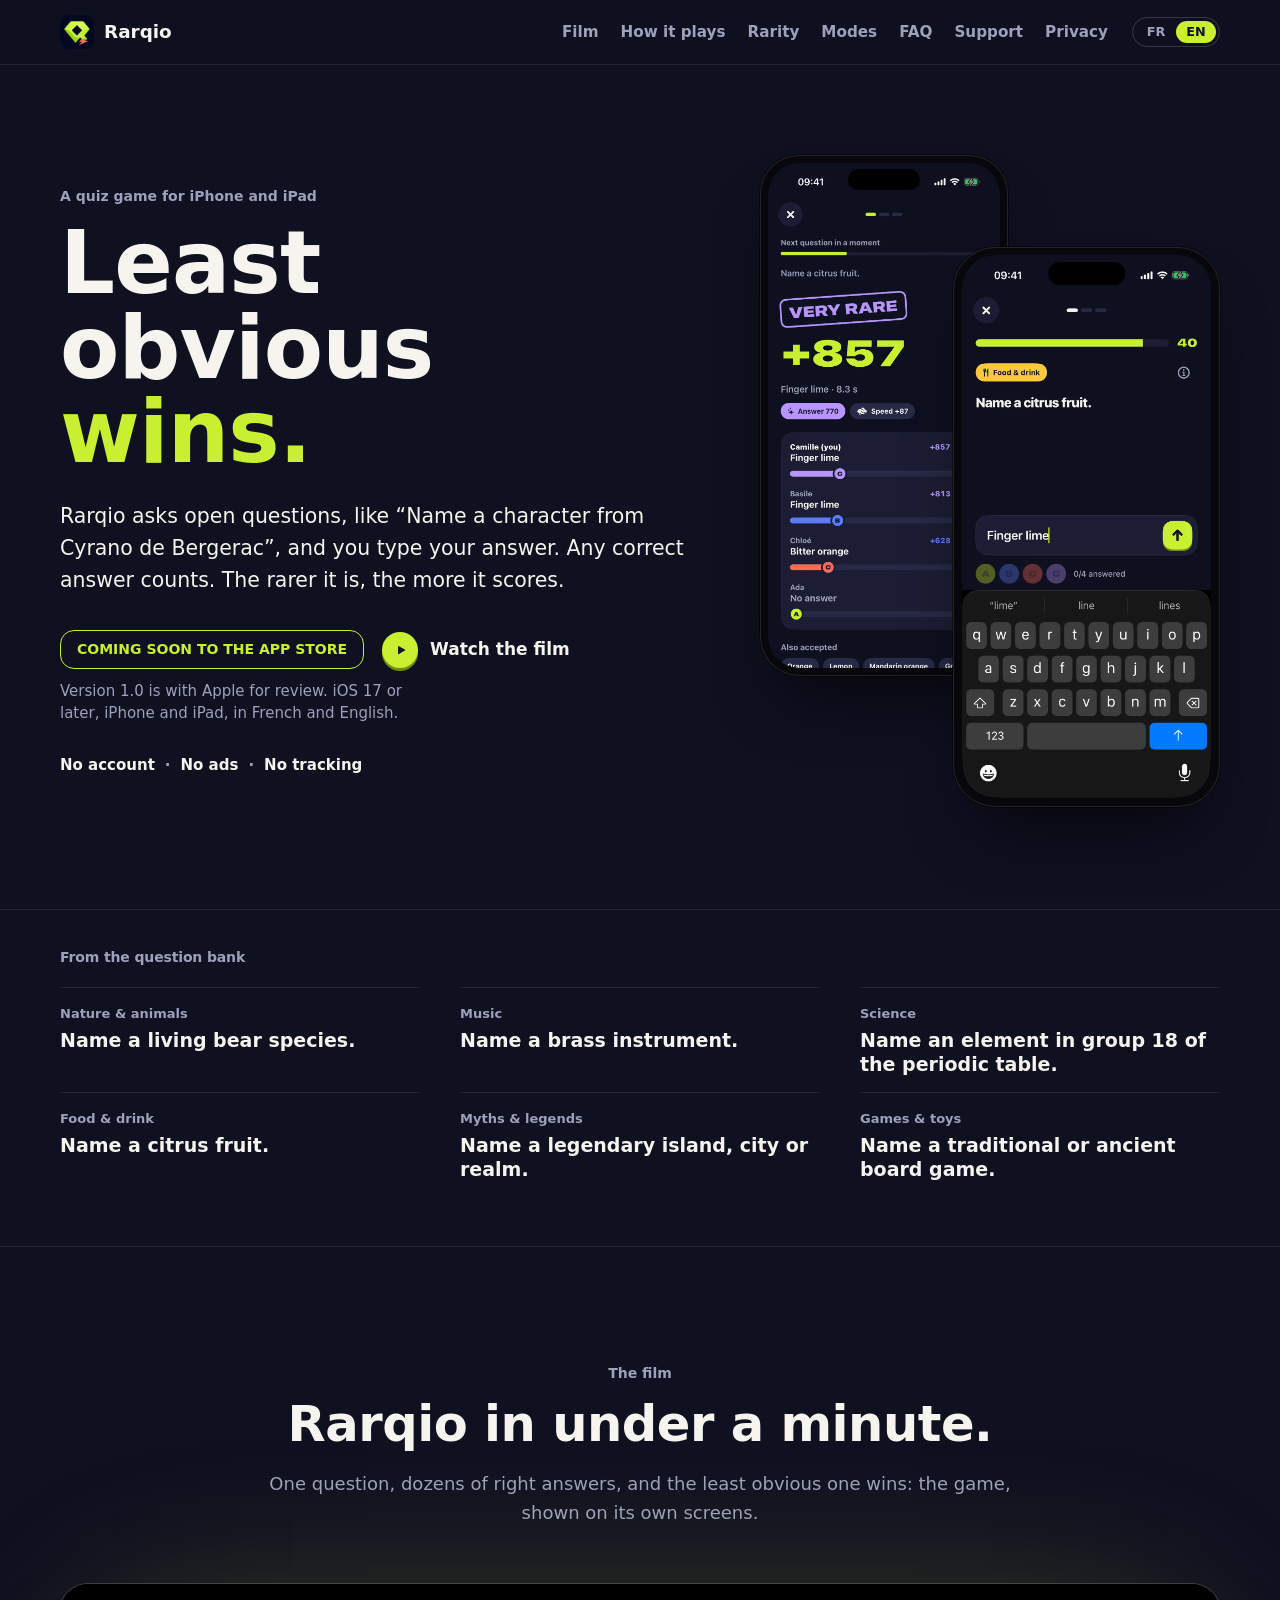
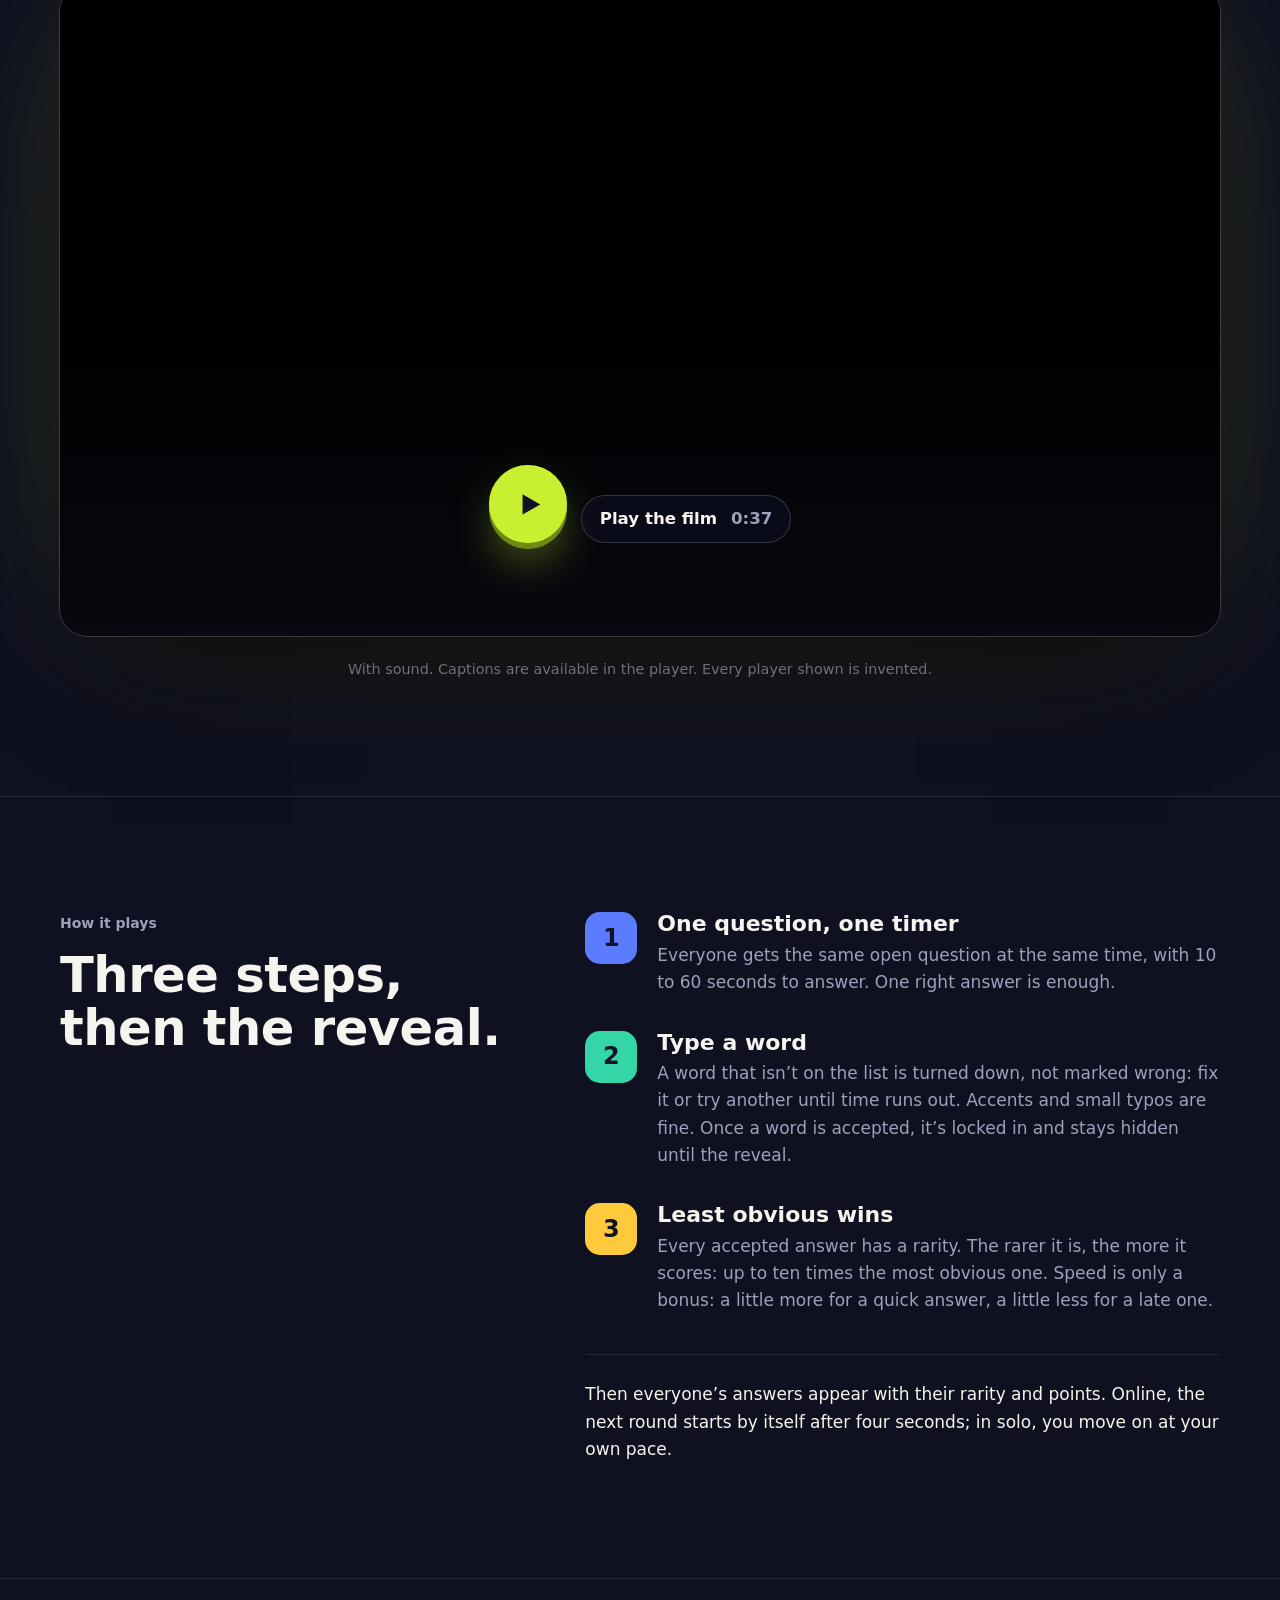
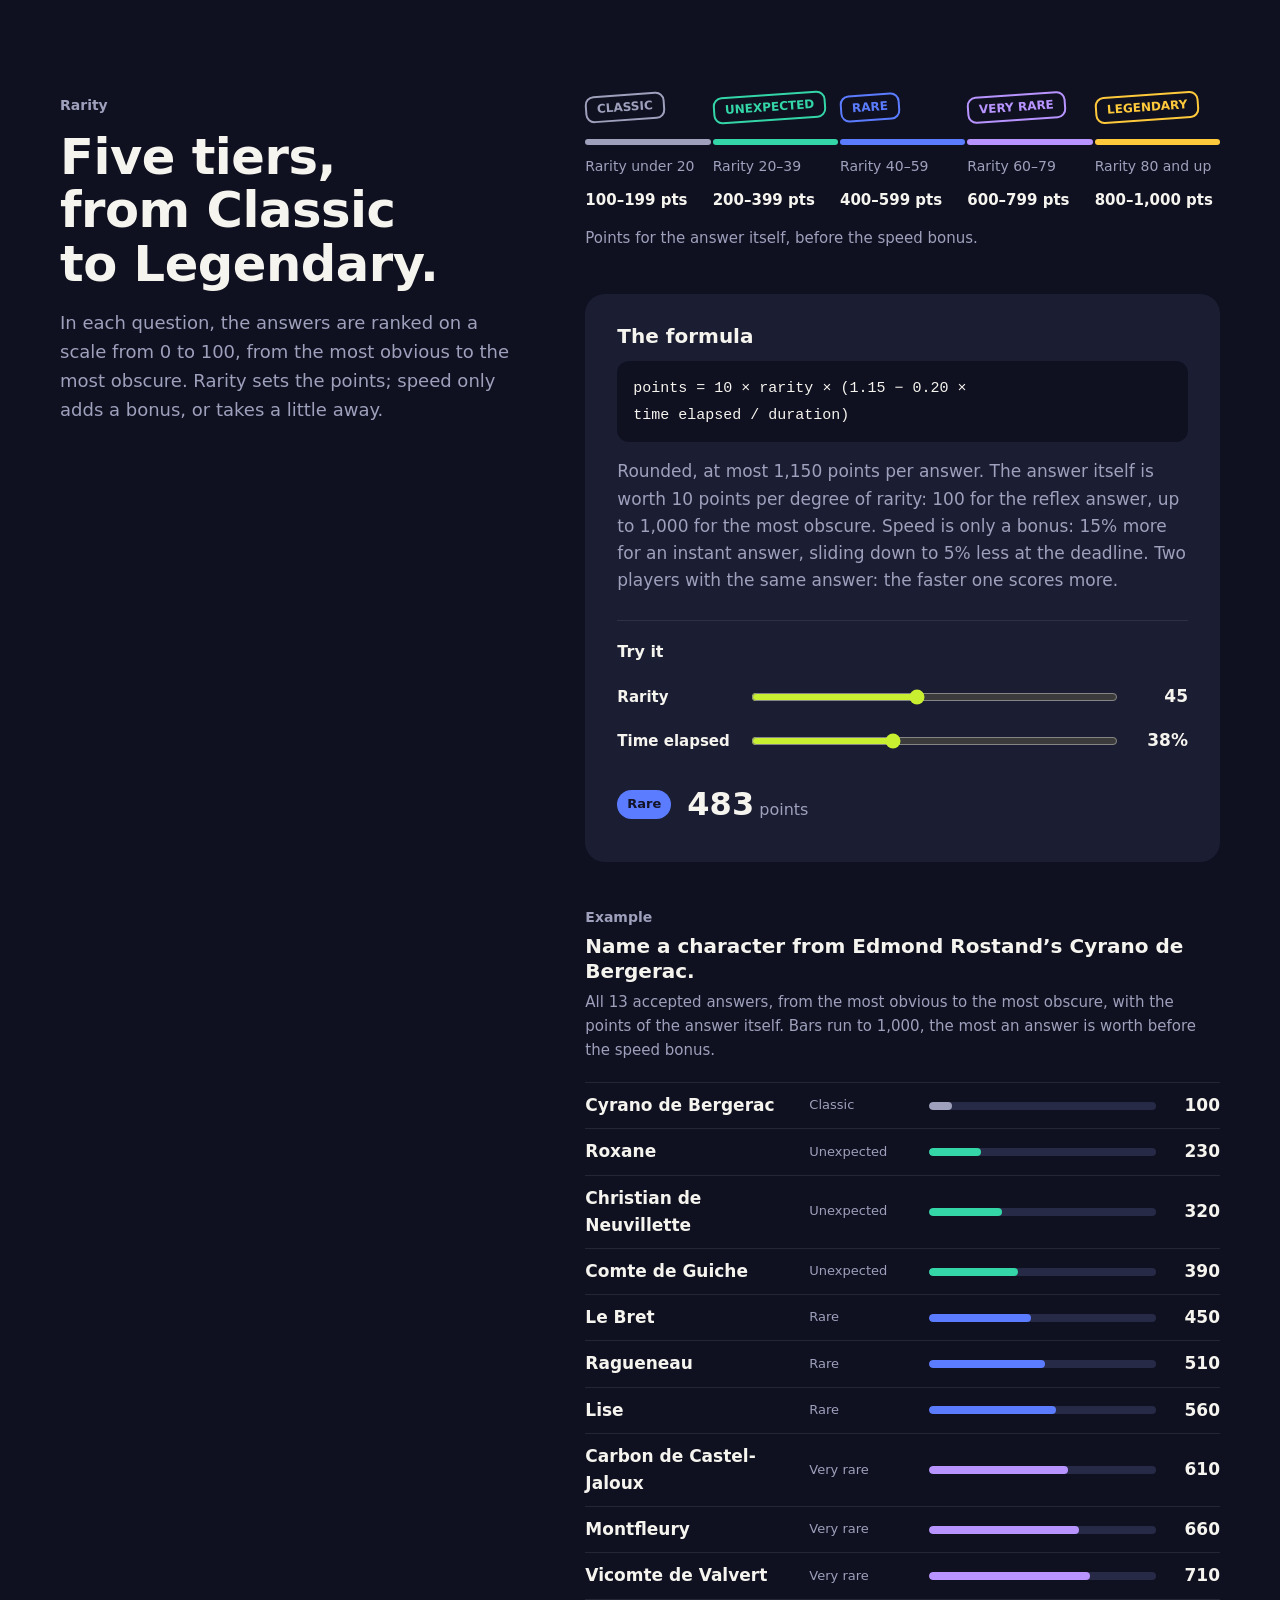
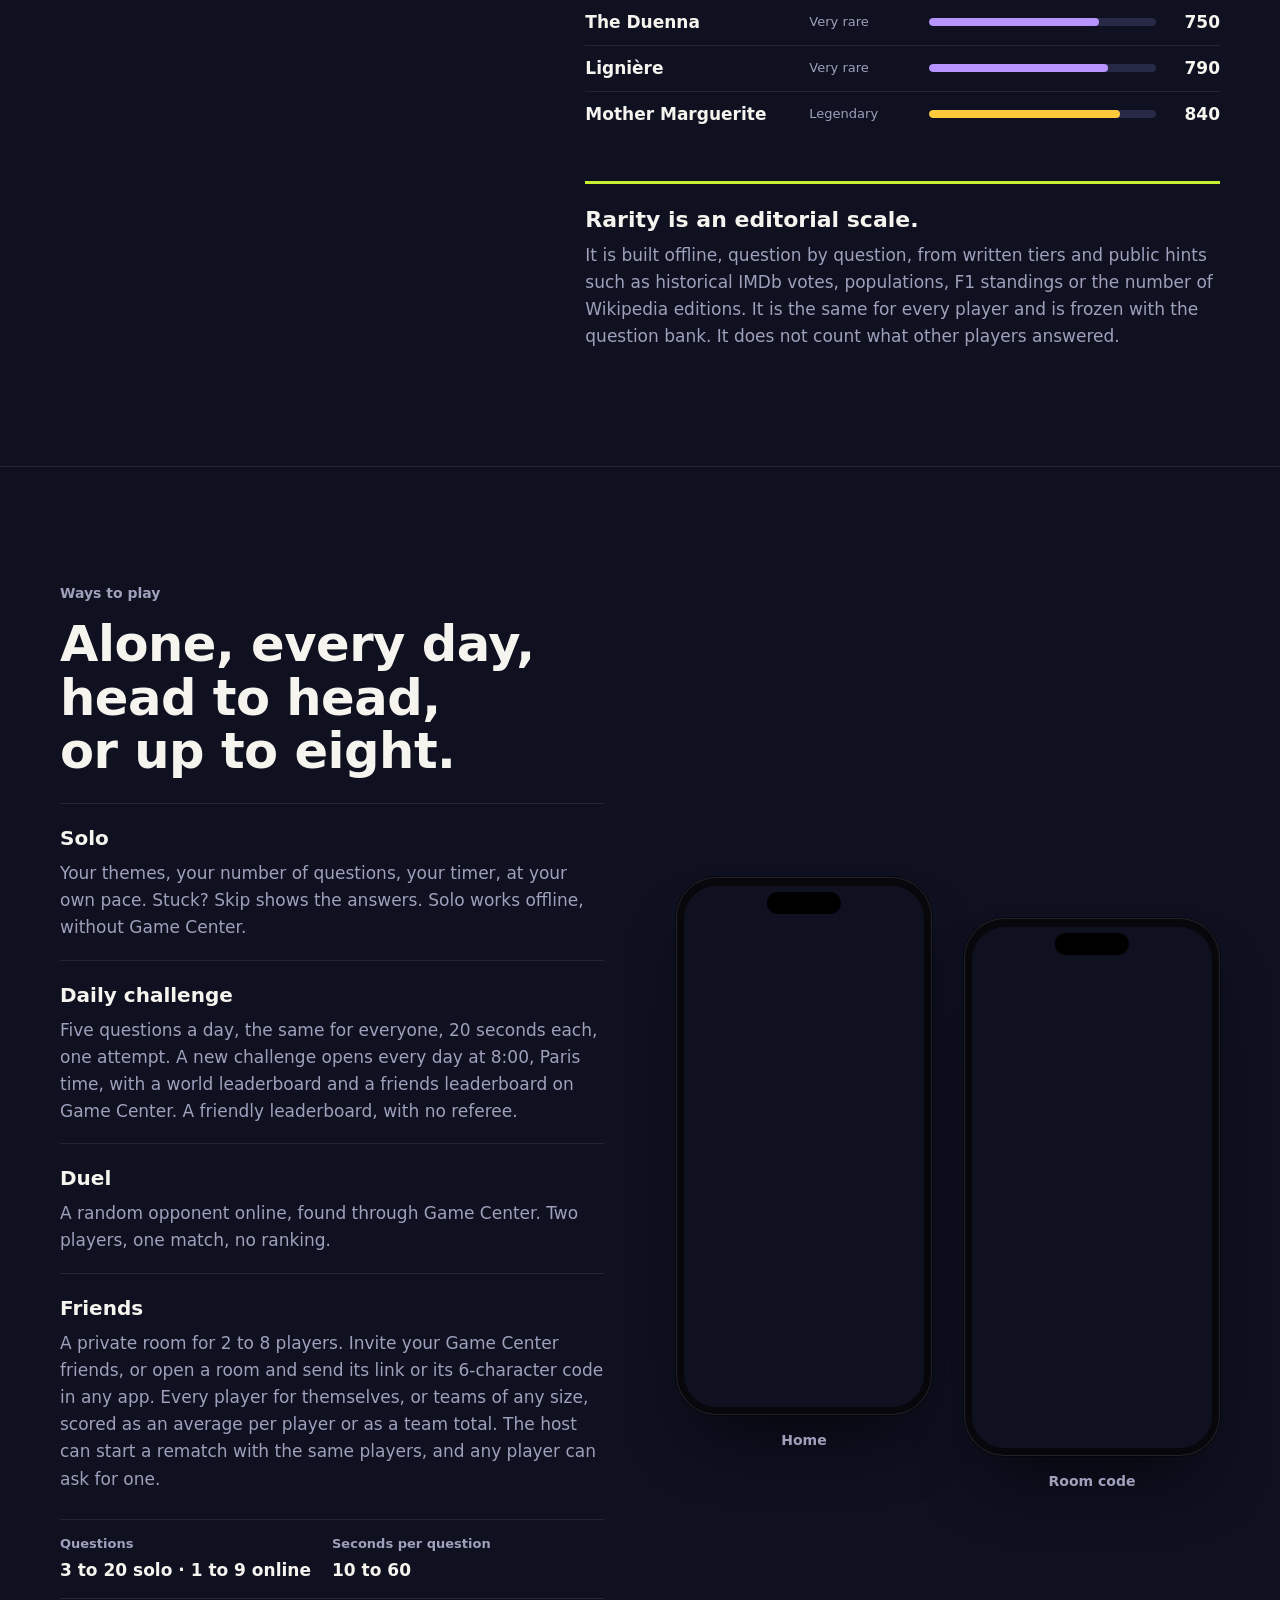
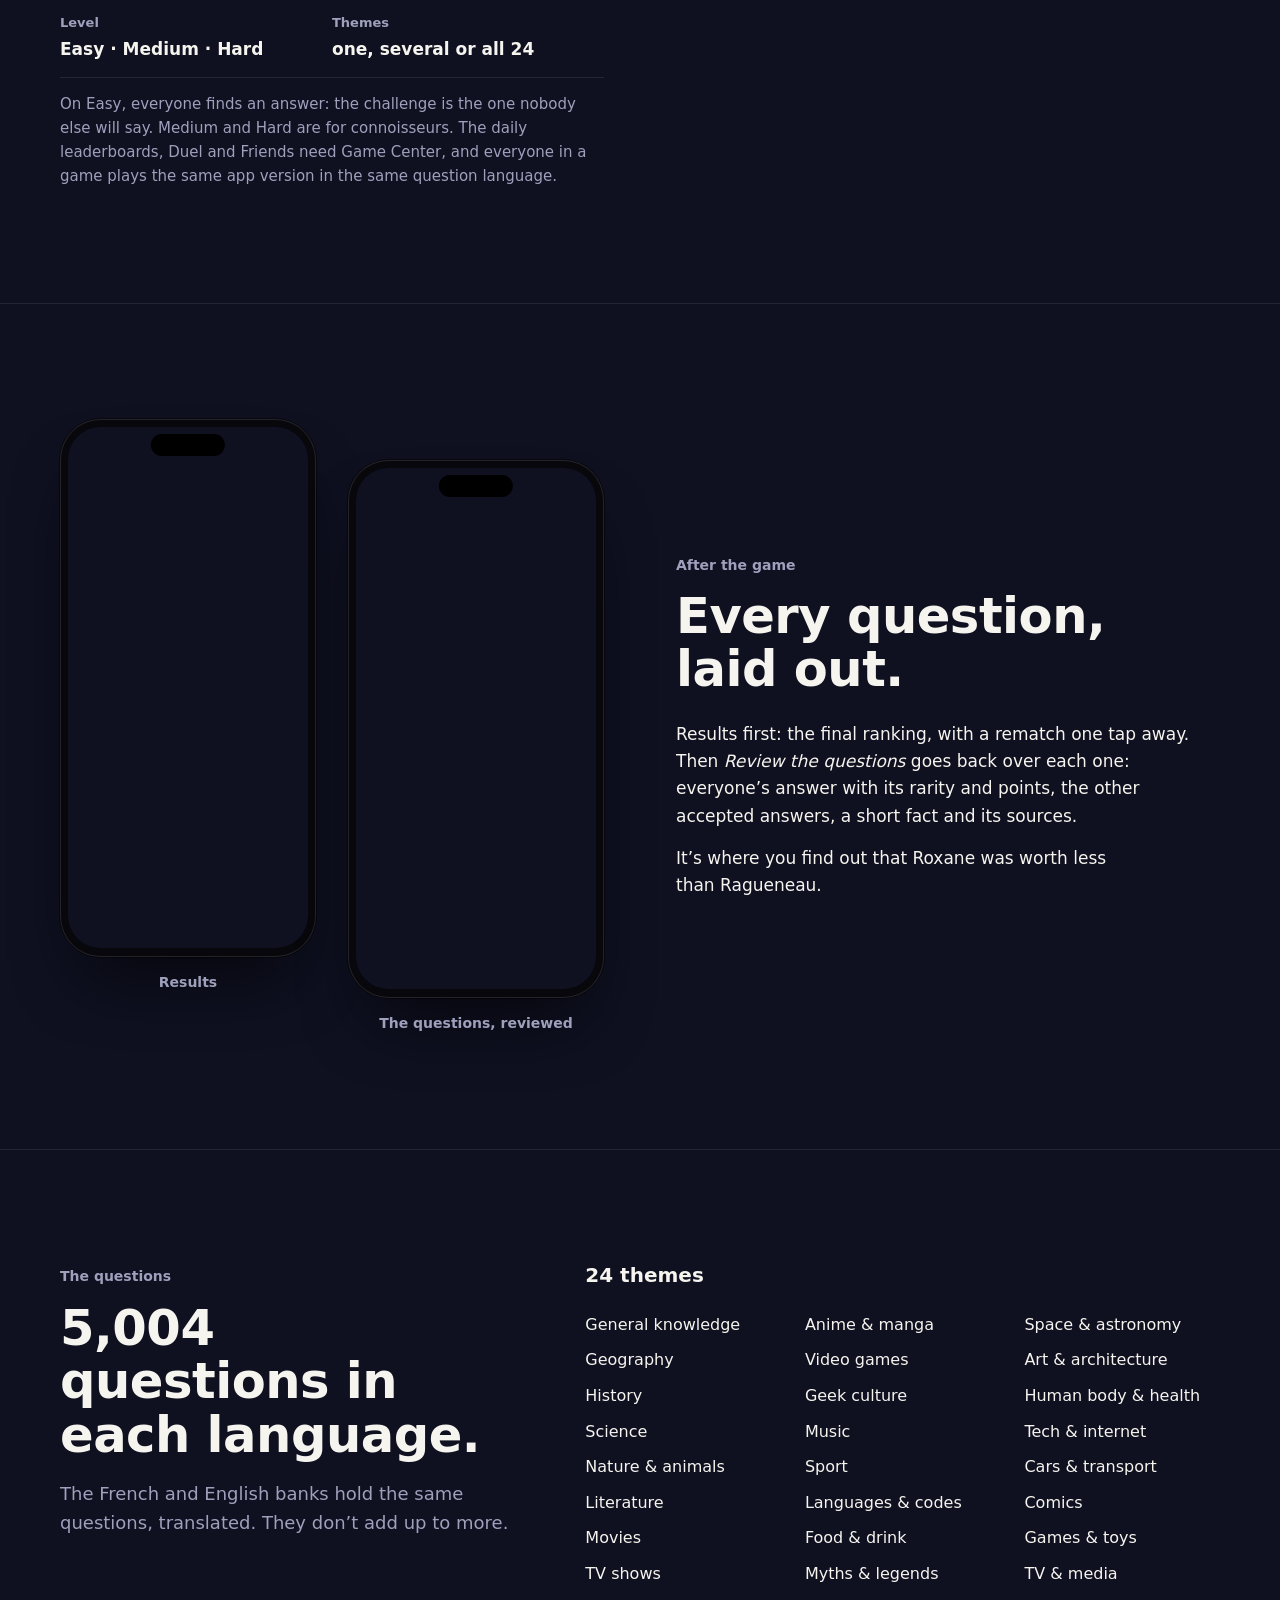
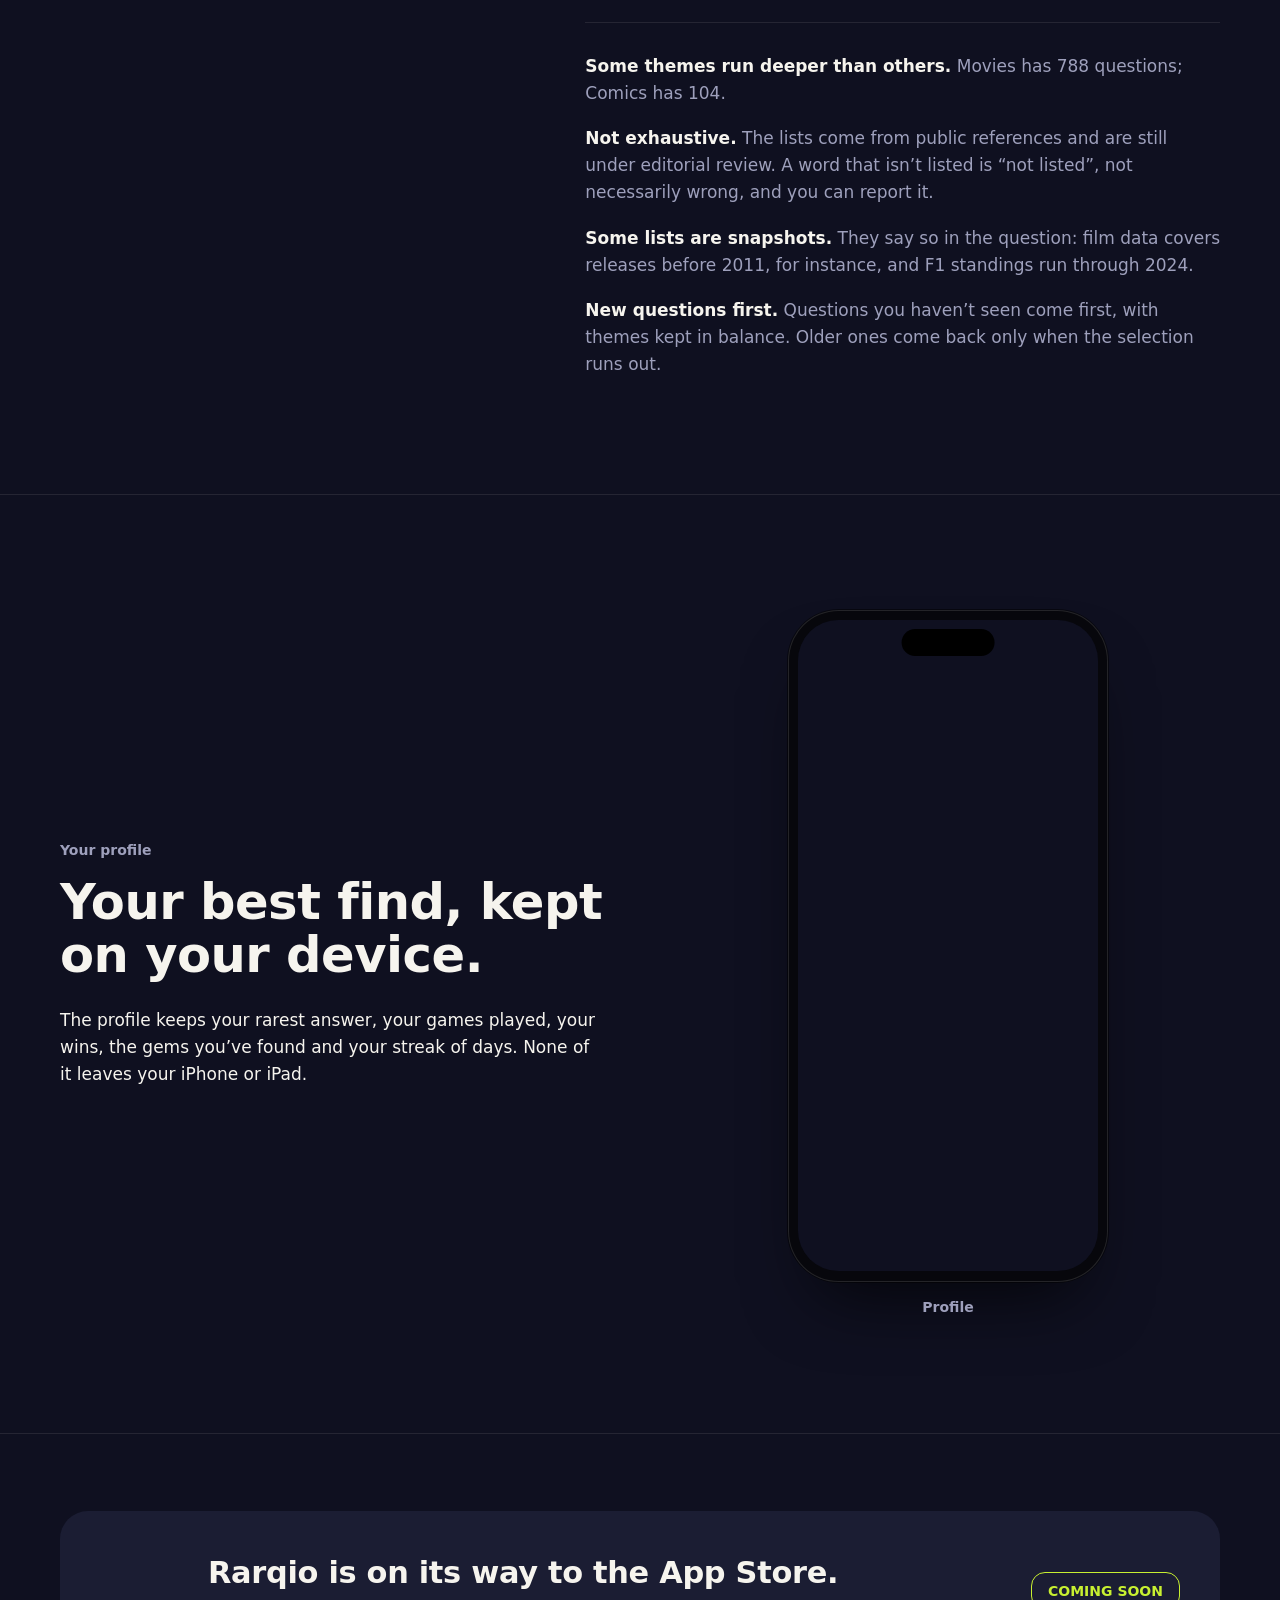
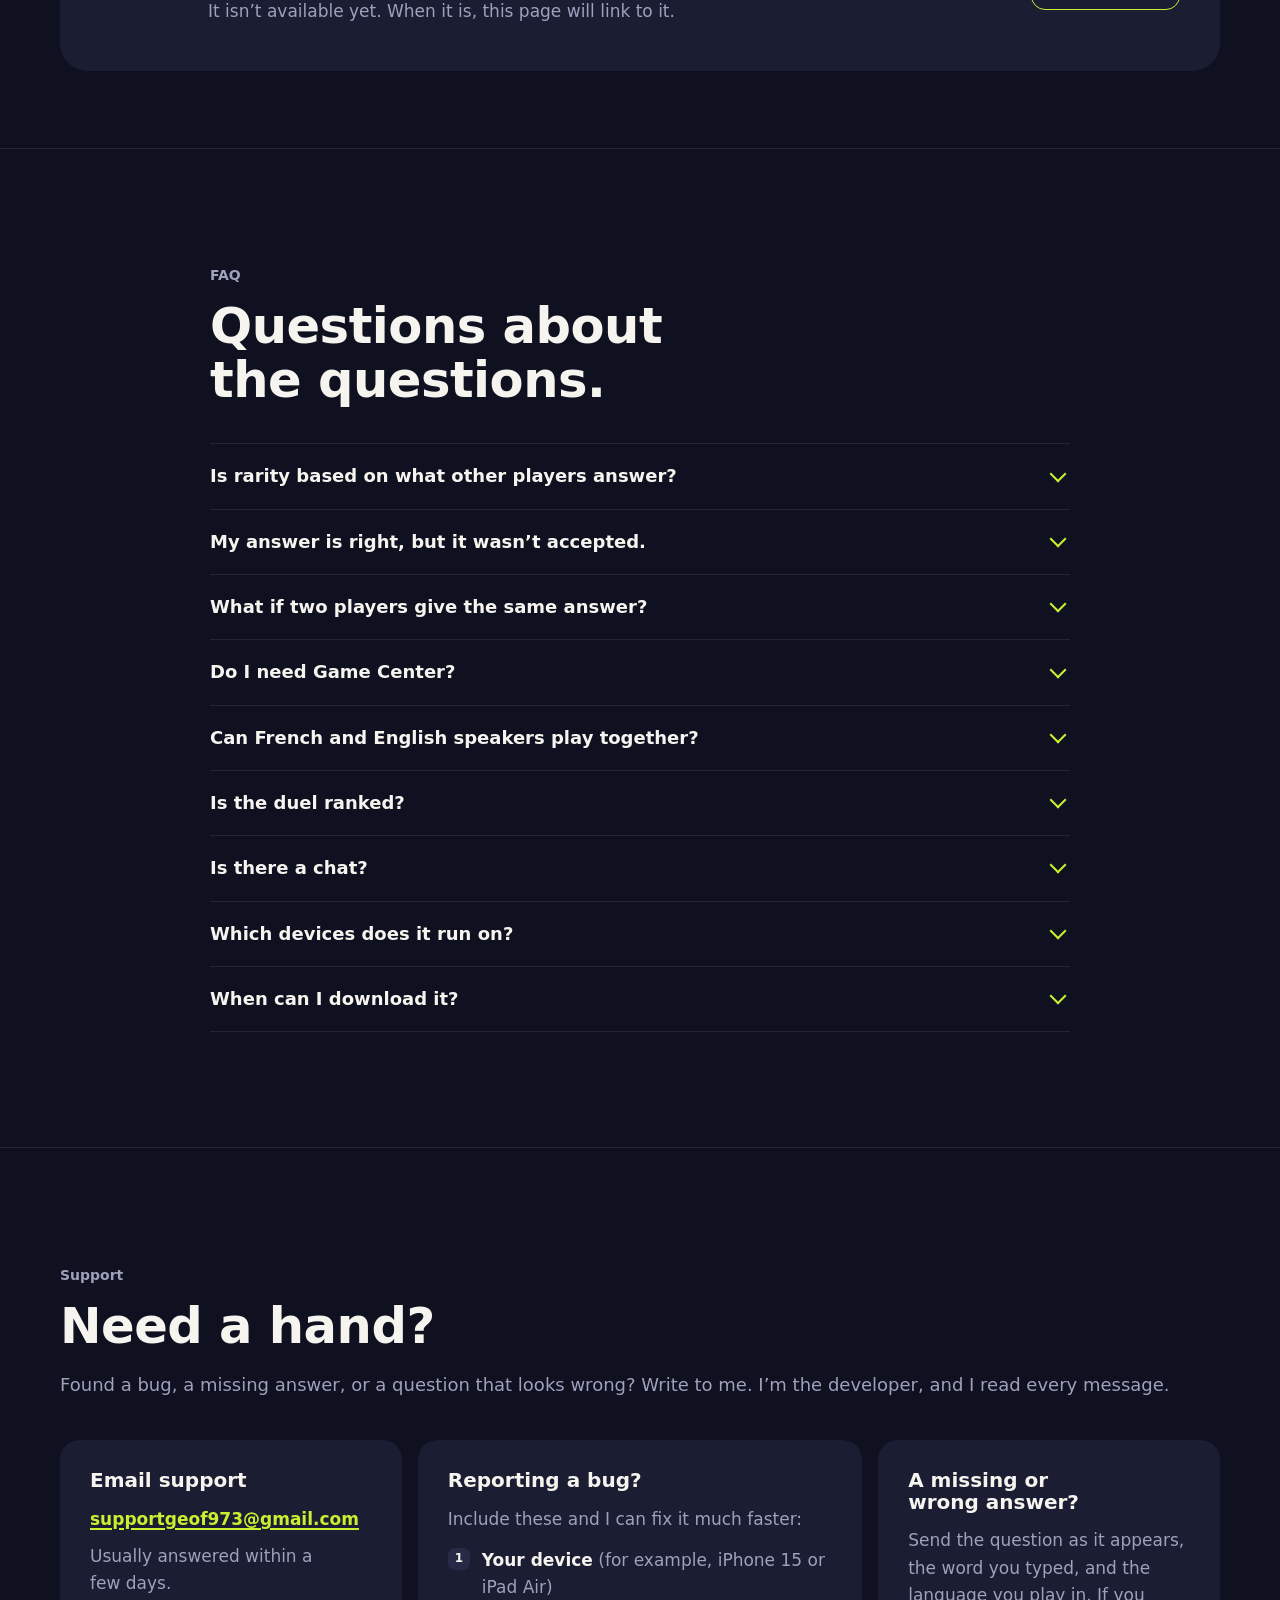
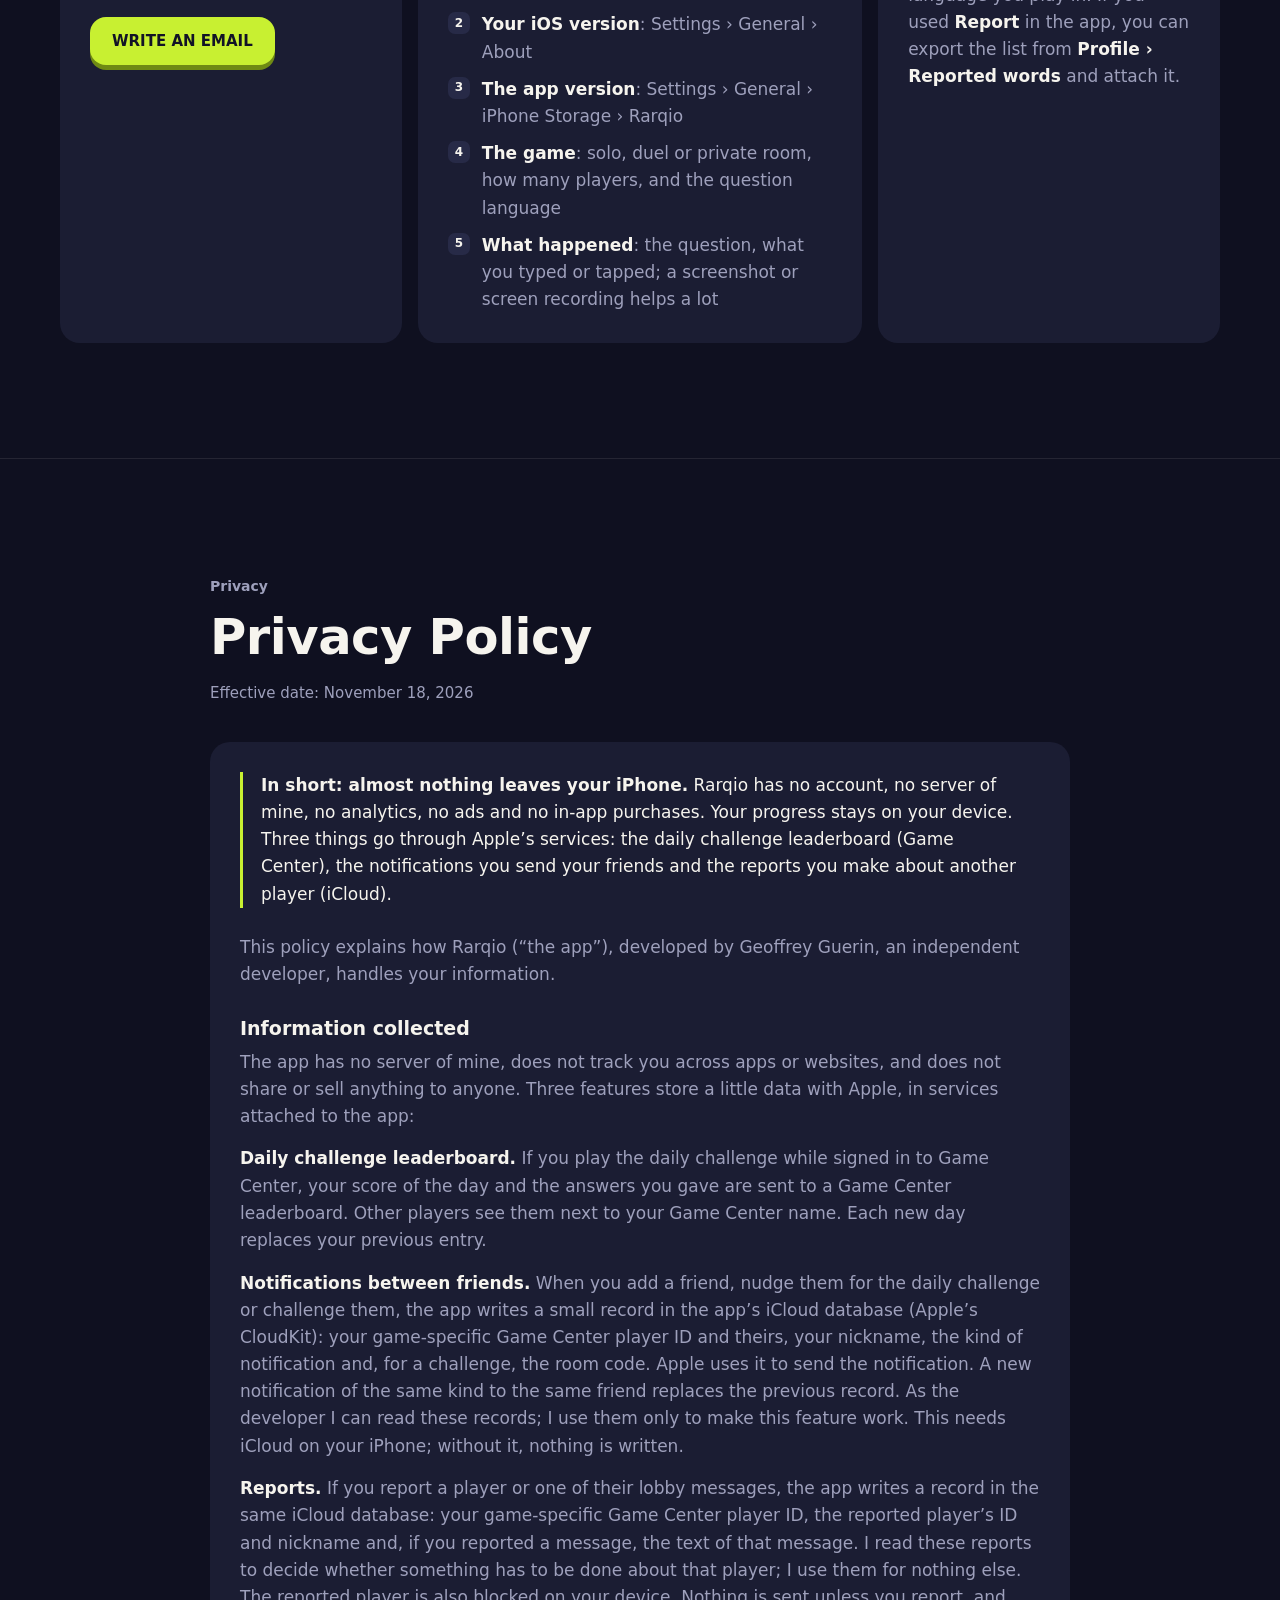
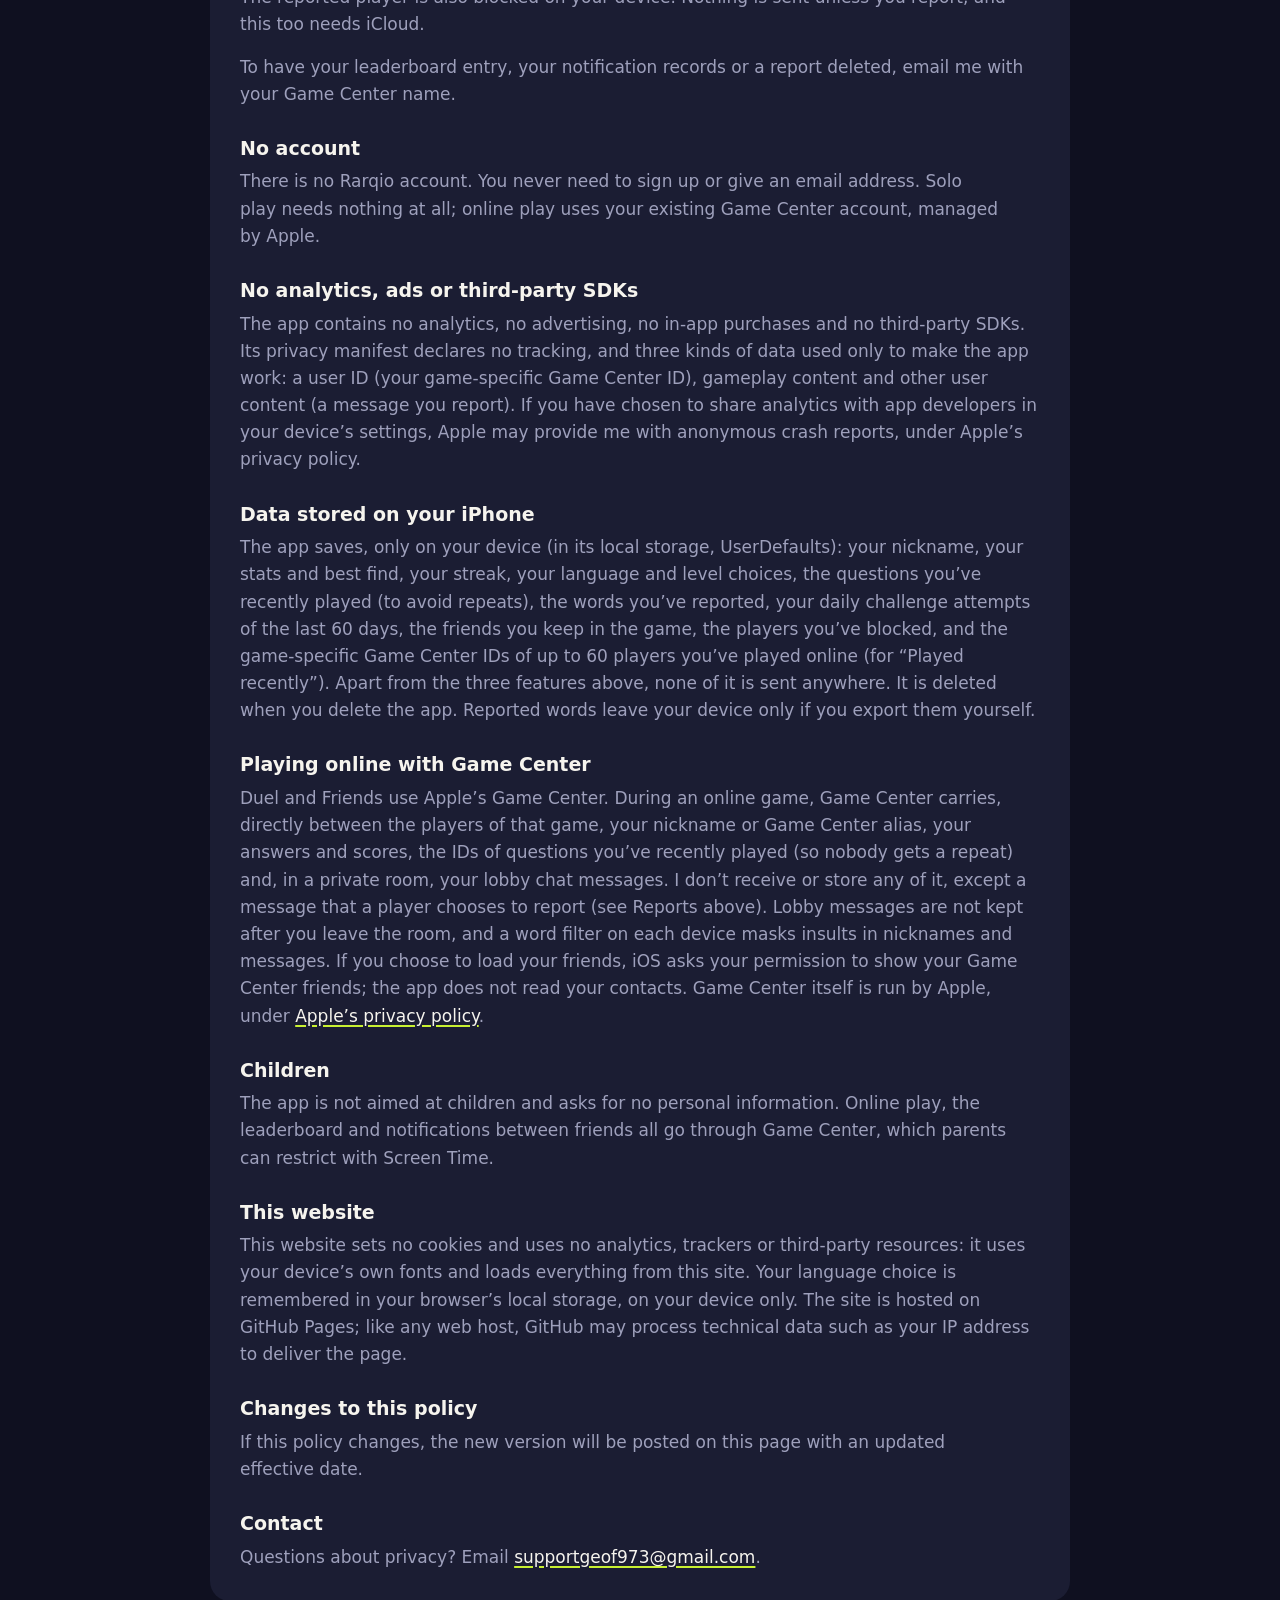
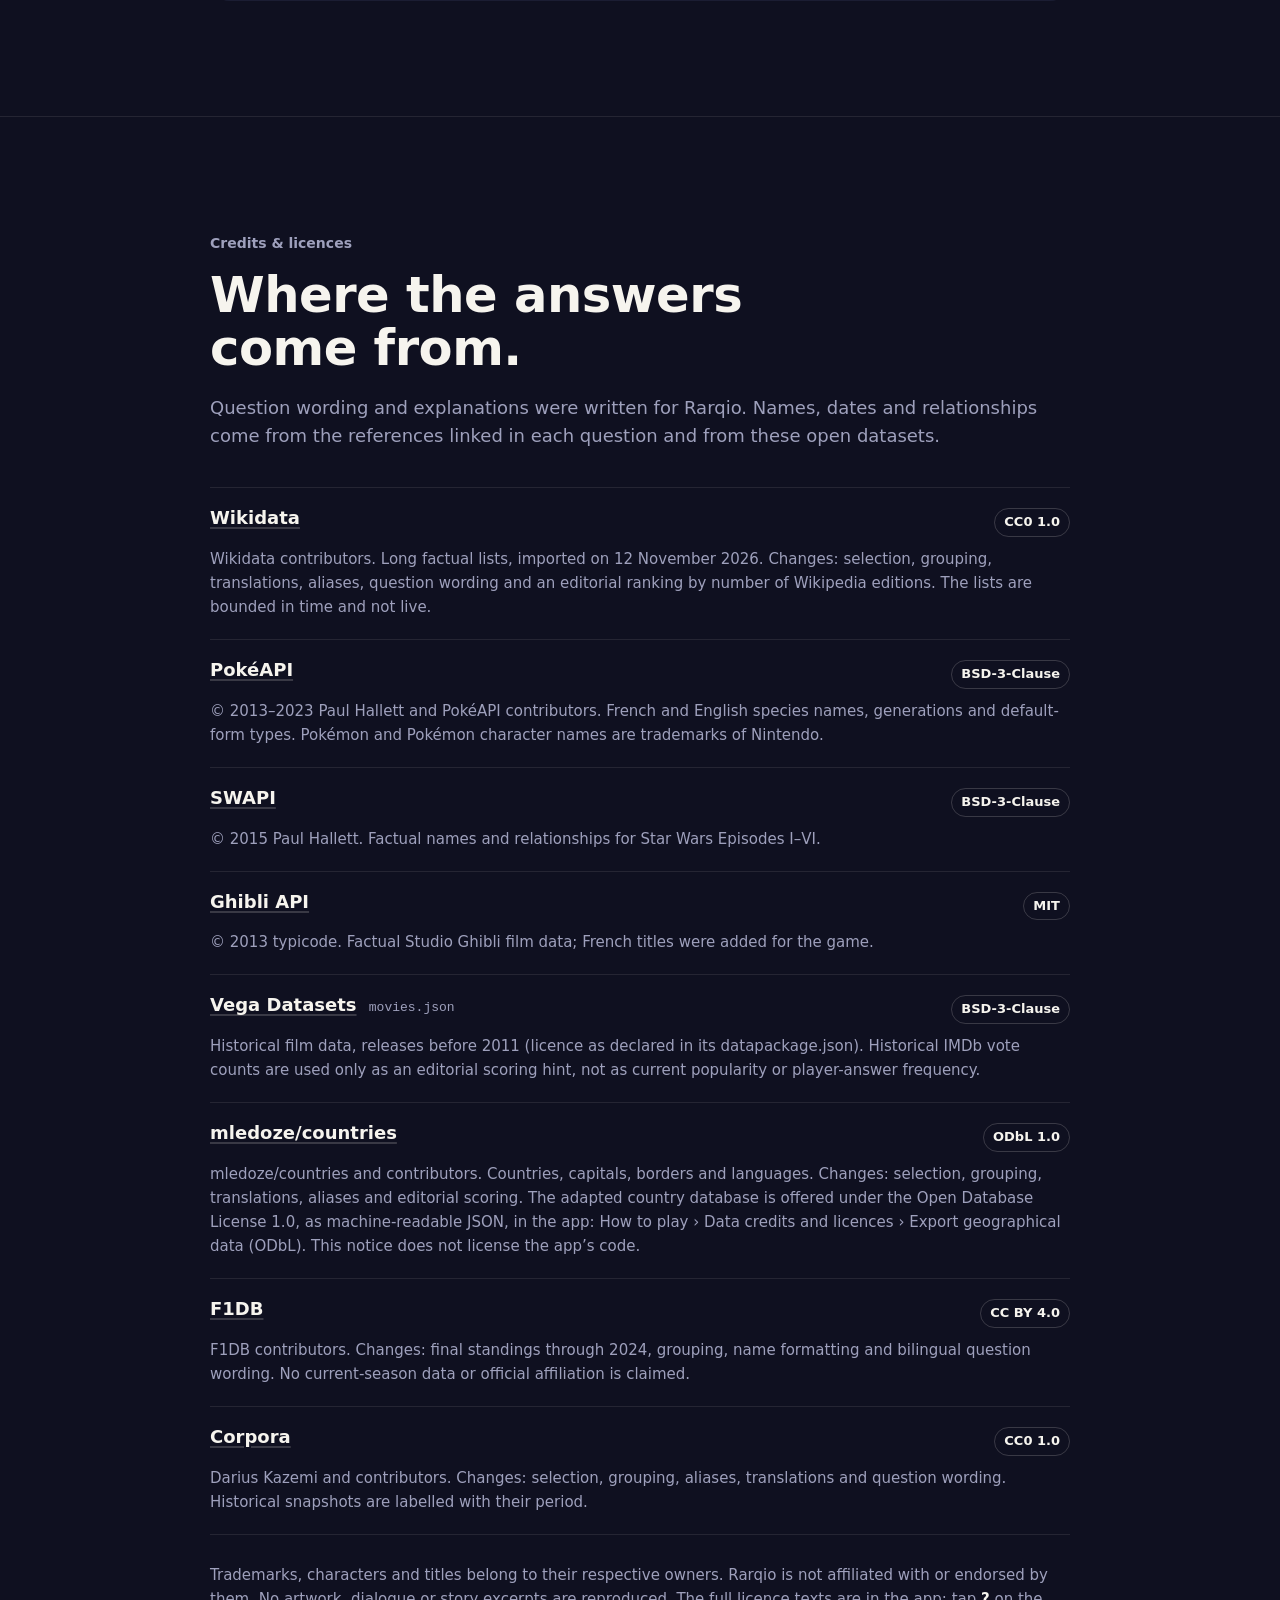
<file: index.html>
<!doctype html>
<html lang="en" data-lang="en">
<head>
  <meta charset="utf-8">
  <meta http-equiv="Content-Security-Policy" content="default-src 'self'; script-src 'self'; style-src 'self'; img-src 'self'; font-src 'self'; connect-src 'none'; media-src 'self'; object-src 'none'; frame-src 'none'; worker-src 'none'; base-uri 'self'; form-action 'none'">
  <meta name="viewport" content="width=device-width, initial-scale=1, viewport-fit=cover">
  <!-- Sets data-lang before first paint (?lang= > saved choice > browser language). -->
  <script src="lang.js"></script>
  <title>Rarqio – Least obvious wins</title>
  <meta name="description" content="Rarqio is a quiz game for iPhone and iPad. Answer open questions by typing: any correct answer counts, and the rarer it is, the more it scores. Solo, duel or up to 8 players, in French and English. Coming soon to the App Store.">
  <meta name="theme-color" content="#0F1020">
  <meta name="color-scheme" content="dark">
  <meta name="referrer" content="strict-origin-when-cross-origin">
  <!-- TODO: once Rarqio is on the App Store, add the Smart App Banner and link the badges:
       <meta name="apple-itunes-app" content="app-id=APP_STORE_ID"> -->
  <link rel="canonical" href="https://geofffreyyy.github.io/rarqio-site/">

  <meta property="og:type" content="website">
  <meta property="og:site_name" content="Rarqio">
  <meta property="og:title" content="Rarqio – Least obvious wins">
  <meta property="og:description" content="A quiz game for iPhone and iPad: any correct answer counts, and the rarer it is, the more it scores. Coming soon to the App Store.">
  <meta property="og:url" content="https://geofffreyyy.github.io/rarqio-site/">
  <meta property="og:image" content="https://geofffreyyy.github.io/rarqio-site/assets/icon-512.png">
  <meta property="og:image:width" content="512">
  <meta property="og:image:height" content="512">
  <meta property="og:image:alt" content="Rarqio app icon: a lime gem shaped like a Q with a coral lightning tail">
  <meta property="og:locale" content="en_US">
  <meta property="og:locale:alternate" content="fr_FR">
  <meta name="twitter:card" content="summary">
  <meta name="twitter:title" content="Rarqio – Least obvious wins">
  <meta name="twitter:description" content="A quiz game for iPhone and iPad: any correct answer counts, and the rarer it is, the more it scores. Coming soon to the App Store.">
  <meta name="twitter:image" content="https://geofffreyyy.github.io/rarqio-site/assets/icon-512.png">

  <link rel="icon" type="image/png" sizes="32x32" href="assets/favicon-32.png">
  <link rel="icon" type="image/png" sizes="64x64" href="assets/favicon-64.png">
  <link rel="apple-touch-icon" href="assets/apple-touch-icon.png">

  <link rel="stylesheet" href="styles.css">
  <script src="script.js" defer></script>
</head>
<body>
  <a class="skip-link" href="#main"><span lang="en">Skip to content</span><span lang="fr">Aller au contenu</span></a>

  <header class="site-header">
    <div class="wrap nav">
      <a class="brand" href="#top">
        <img src="assets/icon-96.png" alt="" width="34" height="34">
        <span>Rarqio</span>
      </a>
      <nav class="nav-links" aria-label="Sections" data-fr-aria-label="Sections">
        <a class="nav-optional" href="#film">Film</a>
        <a href="#how"><span lang="en">How it plays</span><span lang="fr">Le principe</span></a>
        <a class="nav-optional" href="#rarity"><span lang="en">Rarity</span><span lang="fr">Rareté</span></a>
        <a class="nav-optional" href="#modes">Modes</a>
        <a href="#faq">FAQ</a>
        <a href="#support"><span lang="en">Support</span><span lang="fr">Aide</span></a>
        <a href="#privacy"><span lang="en">Privacy</span><span lang="fr">Confidentialité</span></a>
      </nav>
      <div class="lang-switch" role="group" aria-label="Language" data-fr-aria-label="Langue">
        <button type="button" data-set-lang="fr" aria-pressed="false" aria-label="Français">FR</button>
        <button type="button" data-set-lang="en" aria-pressed="true" aria-label="English">EN</button>
      </div>
    </div>
  </header>

  <main id="main">
    <!-- ============ HERO ============ -->
    <section class="hero" id="top" aria-labelledby="hero-title">
      <div class="wrap hero-grid">
        <div class="hero-copy">
          <p class="eyebrow"><span lang="en">A quiz game for iPhone and iPad</span><span lang="fr">Un jeu de quiz pour iPhone et iPad</span></p>
          <h1 id="hero-title">
            <span lang="en">Least obvious <span class="hl">wins.</span></span>
            <span lang="fr">Le moins évident <span class="hl">gagne.</span></span>
          </h1>
          <p class="lede" lang="en">Rarqio asks open questions, like “Name a character from Cyrano de Bergerac”, and you type your answer. Any correct answer counts. The rarer it is, the more it scores.</p>
          <p class="lede" lang="fr">Rarqio pose des questions ouvertes, comme «&nbsp;Cite un personnage de Cyrano de Bergerac&nbsp;», et vous tapez votre réponse. Toute bonne réponse compte. Plus elle est rare, plus elle rapporte.</p>

          <div class="status">
            <p class="soon"><span lang="en">Coming soon to the App Store</span><span lang="fr">Bientôt sur l’App Store</span></p>
            <p class="hero-film needs-js">
              <a class="film-link" href="#film" data-play-film>
                <span class="film-link-disc" aria-hidden="true"><svg viewBox="0 0 24 24" width="14" height="14" focusable="false"><path fill="currentColor" d="M7 4.5v15l13-7.5z"/></svg></span>
                <span lang="en">Watch the film</span><span lang="fr">Voir le film</span>
              </a>
            </p>
            <p class="status-note"><span lang="en">Version 1.0 is with Apple for review. iOS 17 or later, iPhone and iPad, in French and English.</span><span lang="fr">La version 1.0 est en cours de validation chez Apple. iOS&nbsp;17 ou ultérieur, iPhone et iPad, en français et en anglais.</span></p>
          </div>

          <ul class="facts-inline">
            <li><span lang="en">No account</span><span lang="fr">Sans compte</span></li>
            <li><span lang="en">No ads</span><span lang="fr">Sans pub</span></li>
            <li><span lang="en">No tracking</span><span lang="fr">Sans pistage</span></li>
          </ul>
        </div>

        <div class="hero-visual">
          <figure class="device device-back">
            <div class="phone">
              <div class="screen">
                <picture lang="en">
                  <source type="image/webp" srcset="screens/reveal-en.webp">
                  <img src="screens/reveal-en.jpg" width="900" height="1957" loading="lazy" decoding="async" alt="The reveal: “Very rare, +857” for the answer Finger lime, 770 points for the answer and 87 for speed, then each player’s answer and points.">
                </picture>
                <picture lang="fr">
                  <source type="image/webp" srcset="screens/reveal-fr.webp">
                  <img src="screens/reveal-fr.jpg" width="900" height="1957" loading="lazy" decoding="async" alt="La révélation : « Très rare, +808 » pour la réponse Citron caviar, 770 points pour la réponse et 38 pour la rapidité, puis la réponse et les points de chaque joueur.">
                </picture>
                <span class="island" aria-hidden="true"></span>
              </div>
            </div>
          </figure>
          <figure class="device device-front">
            <div class="phone">
              <div class="screen">
                <picture lang="en">
                  <source type="image/webp" srcset="screens/question-en.webp">
                  <img src="screens/question-en.jpg" width="900" height="1957" loading="lazy" decoding="async" alt="A question in progress: “Name a citrus fruit.” The answer being typed is “Finger lime”.">
                </picture>
                <picture lang="fr">
                  <source type="image/webp" srcset="screens/question-fr.webp">
                  <img src="screens/question-fr.jpg" width="900" height="1957" loading="lazy" decoding="async" alt="Une question en cours : « Cite un agrume. » La réponse en cours de saisie est « Citron caviar ».">
                </picture>
                <span class="island" aria-hidden="true"></span>
              </div>
            </div>
          </figure>
        </div>
      </div>
    </section>

    <!-- ============ SAMPLE QUESTIONS (real prompts from the bank) ============ -->
    <section class="samples" aria-labelledby="samples-title">
      <div class="wrap">
        <h2 class="samples-title" id="samples-title"><span lang="en">From the question bank</span><span lang="fr">Extraits de la banque de questions</span></h2>
        <ul class="sample-list">
          <li><span class="sample-theme"><span lang="en">Nature &amp; animals</span><span lang="fr">Nature &amp; animaux</span></span><span class="sample-q"><span lang="en">Name a living bear species.</span><span lang="fr">Cite une espèce actuelle d’ours.</span></span></li>
          <li><span class="sample-theme"><span lang="en">Music</span><span lang="fr">Musique</span></span><span class="sample-q"><span lang="en">Name a brass instrument.</span><span lang="fr">Cite un instrument de la famille des cuivres.</span></span></li>
          <li><span class="sample-theme"><span lang="en">Science</span><span lang="fr">Sciences</span></span><span class="sample-q"><span lang="en">Name an element in group 18 of the periodic table.</span><span lang="fr">Cite un élément du groupe 18 du tableau périodique.</span></span></li>
          <li><span class="sample-theme"><span lang="en">Food &amp; drink</span><span lang="fr">Cuisine &amp; gastronomie</span></span><span class="sample-q"><span lang="en">Name a citrus fruit.</span><span lang="fr">Cite un agrume.</span></span></li>
          <li><span class="sample-theme"><span lang="en">Myths &amp; legends</span><span lang="fr">Mythes &amp; légendes</span></span><span class="sample-q"><span lang="en">Name a legendary island, city or realm.</span><span lang="fr">Cite une île, une cité ou un royaume légendaire.</span></span></li>
          <li><span class="sample-theme"><span lang="en">Games &amp; toys</span><span lang="fr">Jeux &amp; jouets</span></span><span class="sample-q"><span lang="en">Name a traditional or ancient board game.</span><span lang="fr">Cite un jeu de plateau traditionnel ou antique.</span></span></li>
        </ul>
      </div>
    </section>

    <!-- ============ FILM ============ -->
    <!-- The film files come from the launch-film workspace (outils/web.py): one cut per language and orientation. -->
    <section class="section film-section" id="film" aria-labelledby="film-title">
      <div class="wrap">
        <header class="section-head film-head">
          <p class="eyebrow"><span lang="en">The film</span><span lang="fr">Le film</span></p>
          <h2 id="film-title"><span lang="en">Rarqio in under a minute.</span><span lang="fr">Rarqio en moins d’une minute.</span></h2>
          <p class="section-lede" lang="en">One question, dozens of right answers, and the least obvious one wins: the game, shown on its own screens.</p>
          <p class="section-lede" lang="fr">Une question, des dizaines de bonnes réponses, et la moins évidente l’emporte&nbsp;: le jeu, montré sur ses propres écrans.</p>
        </header>

        <div class="film-frame" id="film-frame" data-state="idle">
          <video class="film-video" id="film-video" playsinline preload="none" tabindex="-1" aria-hidden="true"></video>
          <div class="film-cover" id="film-cover">
            <!-- The poster carries words, so each language has its own; the hidden one is never fetched. -->
            <picture lang="en">
              <source media="(orientation: portrait)" srcset="films/en-poster-portrait.jpg">
              <img src="films/en-poster-landscape.jpg" alt="" width="1920" height="1080" loading="lazy" decoding="async">
            </picture>
            <picture lang="fr">
              <source media="(orientation: portrait)" srcset="films/fr-poster-portrait.jpg">
              <img src="films/fr-poster-landscape.jpg" alt="" width="1920" height="1080" loading="lazy" decoding="async">
            </picture>
            <button type="button" class="film-play" id="film-play">
              <span class="film-play-disc" aria-hidden="true"><svg viewBox="0 0 24 24" width="30" height="30" focusable="false"><path fill="currentColor" d="M7 4.5v15l13-7.5z"/></svg></span>
              <span class="film-play-text">
                <span class="film-when-idle"><span lang="en">Play the film</span><span lang="fr">Lancer le film</span></span><span class="film-when-ended"><span lang="en">Watch again</span><span lang="fr">Revoir le film</span></span><span class="sr-only"><span lang="en">, with sound</span><span lang="fr">, avec le son</span></span>
                <span class="film-time" aria-hidden="true"><span lang="en">0:37</span><span lang="fr">0:32</span></span>
              </span>
            </button>
          </div>
        </div>
        <p class="film-note"><span lang="en">With sound. Captions are available in the player. Every player shown is invented.</span><span lang="fr">Avec le son. Sous-titres disponibles dans le lecteur. Tous les joueurs montrés sont inventés.</span></p>
      </div>
    </section>

    <!-- ============ HOW IT PLAYS ============ -->
    <section class="section" id="how" aria-labelledby="how-title">
      <div class="wrap split">
        <header class="section-head">
          <p class="eyebrow"><span lang="en">How it plays</span><span lang="fr">Le principe</span></p>
          <h2 id="how-title"><span lang="en">Three steps, then the reveal.</span><span lang="fr">Trois temps, puis la révélation.</span></h2>
        </header>

        <div class="section-body">
          <ol class="steps">
            <li>
              <span class="step-num" aria-hidden="true">1</span>
              <h3><span lang="en">One question, one timer</span><span lang="fr">Une question, un chrono</span></h3>
              <p lang="en">Everyone gets the same open question at the same time, with 10 to 60 seconds to answer. One right answer is enough.</p>
              <p lang="fr">Tout le monde reçoit la même question ouverte au même moment, avec 10 à 60 secondes pour répondre. Une seule bonne réponse suffit.</p>
            </li>
            <li>
              <span class="step-num" aria-hidden="true">2</span>
              <h3><span lang="en">Type a word</span><span lang="fr">Tapez un mot</span></h3>
              <p lang="en">A word that isn’t on the list is turned down, not marked wrong: fix it or try another until time runs out. Accents and small typos are fine. Once a word is accepted, it’s locked in and stays hidden until the reveal.</p>
              <p lang="fr">Un mot absent de la liste est refusé, pas compté faux&nbsp;: corrigez-le ou tentez autre chose jusqu’à la fin du chrono. Les accents et les petites fautes passent. Une fois acceptée, la réponse est verrouillée et reste cachée jusqu’à la révélation.</p>
            </li>
            <li>
              <span class="step-num" aria-hidden="true">3</span>
              <h3><span lang="en">Least obvious wins</span><span lang="fr">Le moins évident gagne</span></h3>
              <p lang="en">Every accepted answer has a rarity. The rarer it is, the more it scores: up to ten times the most obvious one. Speed is only a bonus: a little more for a quick answer, a little less for a late one.</p>
              <p lang="fr">Chaque réponse acceptée a une rareté. Plus elle est rare, plus elle rapporte&nbsp;: jusqu’à dix fois la réponse la plus évidente. La rapidité n’est qu’un bonus&nbsp;: un peu plus pour une réponse rapide, un peu moins pour une réponse tardive.</p>
            </li>
          </ol>
          <p class="after-steps" lang="en">Then everyone’s answers appear with their rarity and points. Online, the next round starts by itself after four seconds; in solo, you move on at your own pace.</p>
          <p class="after-steps" lang="fr">Puis les réponses de chacun apparaissent avec leur rareté et leurs points. En ligne, la manche suivante démarre seule après quatre secondes&nbsp;; en solo, vous avancez à votre rythme.</p>
        </div>
      </div>
    </section>

    <!-- ============ RARITY ============ -->
    <section class="section" id="rarity" aria-labelledby="rarity-title">
      <div class="wrap split">
        <header class="section-head">
          <p class="eyebrow"><span lang="en">Rarity</span><span lang="fr">La rareté</span></p>
          <h2 id="rarity-title"><span lang="en">Five tiers, from Classic to Legendary.</span><span lang="fr">Cinq paliers, de Classique à Légendaire.</span></h2>
          <p class="section-lede" lang="en">In each question, the answers are ranked on a scale from 0 to 100, from the most obvious to the most obscure. Rarity sets the points; speed only adds a bonus, or takes a little away.</p>
          <p class="section-lede" lang="fr">Dans chaque question, les réponses sont classées sur une échelle de 0 à 100, de la plus évidente à la plus pointue. La rareté fixe les points&nbsp;; la rapidité n’ajoute qu’un bonus, ou en retire un peu.</p>
        </header>

        <div class="section-body">
          <!-- The tier colours are the app's own (RarityStyle in the app). Every tier is also named in text. -->
          <ol class="tiers" aria-label="Rarity tiers" data-fr-aria-label="Paliers de rareté">
            <li class="tier t-classic">
              <span class="stamp"><span lang="en">Classic</span><span lang="fr">Classique</span></span>
              <span class="tier-bar" aria-hidden="true"></span>
              <span class="tier-range"><span lang="en">Rarity under 20</span><span lang="fr">Rareté sous 20</span></span>
              <span class="tier-pts">100–199&nbsp;pts</span>
            </li>
            <li class="tier t-unexpected">
              <span class="stamp"><span lang="en">Unexpected</span><span lang="fr">Inattendue</span></span>
              <span class="tier-bar" aria-hidden="true"></span>
              <span class="tier-range"><span lang="en">Rarity 20–39</span><span lang="fr">Rareté 20–39</span></span>
              <span class="tier-pts">200–399&nbsp;pts</span>
            </li>
            <li class="tier t-rare">
              <span class="stamp">Rare</span>
              <span class="tier-bar" aria-hidden="true"></span>
              <span class="tier-range"><span lang="en">Rarity 40–59</span><span lang="fr">Rareté 40–59</span></span>
              <span class="tier-pts">400–599&nbsp;pts</span>
            </li>
            <li class="tier t-very">
              <span class="stamp"><span lang="en">Very rare</span><span lang="fr">Très rare</span></span>
              <span class="tier-bar" aria-hidden="true"></span>
              <span class="tier-range"><span lang="en">Rarity 60–79</span><span lang="fr">Rareté 60–79</span></span>
              <span class="tier-pts">600–799&nbsp;pts</span>
            </li>
            <li class="tier t-exceptional">
              <span class="stamp"><span lang="en">Legendary</span><span lang="fr">Légendaire</span></span>
              <span class="tier-bar" aria-hidden="true"></span>
              <span class="tier-range"><span lang="en">Rarity 80 and up</span><span lang="fr">Rareté 80 et plus</span></span>
              <span class="tier-pts"><span lang="en">800–1,000 pts</span><span lang="fr">800–1&#8239;000&nbsp;pts</span></span>
            </li>
          </ol>
          <p class="note-small" lang="en">Points for the answer itself, before the speed bonus.</p>
          <p class="note-small" lang="fr">Points de la réponse elle-même, avant le bonus de rapidité.</p>

          <div class="formula-block">
            <h3><span lang="en">The formula</span><span lang="fr">La formule</span></h3>
            <!-- Each <span> is kept on one line; the formula may only wrap between them. -->
            <p class="formula" lang="en"><code><span>points =</span> <span>10 × rarity</span> <span>× (1.15 − 0.20 ×</span> <span>time elapsed / duration)</span></code></p>
            <p class="formula" lang="fr"><code><span>points =</span> <span>10 × rareté</span> <span>× (1,15 − 0,20 ×</span> <span>temps écoulé / durée)</span></code></p>
            <p lang="en">Rounded, at most 1,150 points per answer. The answer itself is worth 10 points per degree of rarity: 100 for the reflex answer, up to 1,000 for the most obscure. Speed is only a bonus: 15% more for an instant answer, sliding down to 5% less at the deadline. Two players with the same answer: the faster one scores more.</p>
            <p lang="fr">Arrondi, au plus 1&#8239;150 points par réponse. La réponse elle-même vaut 10 points par degré de rareté&nbsp;: 100 pour la réponse réflexe, jusqu’à 1&#8239;000 pour la plus pointue. La rapidité n’est qu’un bonus&nbsp;: 15&nbsp;% de plus pour une réponse immédiate, jusqu’à 5&nbsp;% de moins à la fin du chrono. Deux joueurs ont la même réponse&nbsp;: le plus rapide marque plus.</p>

            <!-- Shown only with JavaScript; the formula above stands on its own without it. -->
            <div class="calc needs-js" id="calc">
              <h4><span lang="en">Try it</span><span lang="fr">Essayez</span></h4>
              <div class="calc-row">
                <label for="calc-rarity"><span lang="en">Rarity</span><span lang="fr">Rareté</span></label>
                <input type="range" id="calc-rarity" min="0" max="100" step="1" value="45">
                <output for="calc-rarity" id="calc-rarity-out" class="calc-val">45</output>
              </div>
              <div class="calc-row">
                <label for="calc-time"><span lang="en">Time elapsed</span><span lang="fr">Temps écoulé</span></label>
                <input type="range" id="calc-time" min="0" max="100" step="1" value="38">
                <output for="calc-time" id="calc-time-out" class="calc-val">38%</output>
              </div>
              <p class="calc-result" aria-live="polite">
                <span class="chip" id="calc-tier"></span>
                <span class="calc-points"><strong id="calc-points">483</strong> <span lang="en">points</span><span lang="fr">points</span></span>
              </p>
            </div>
          </div>

          <figure class="ladder-figure">
            <figcaption>
              <span class="ladder-kicker"><span lang="en">Example</span><span lang="fr">Exemple</span></span>
              <span class="ladder-q"><span lang="en">Name a character from Edmond Rostand’s Cyrano de Bergerac.</span><span lang="fr">Cite un personnage de Cyrano de Bergerac d’Edmond Rostand.</span></span>
              <span class="ladder-note"><span lang="en">All 13 accepted answers, from the most obvious to the most obscure, with the points of the answer itself. Bars run to 1,000, the most an answer is worth before the speed bonus.</span><span lang="fr">Les 13 réponses acceptées, de la plus évidente à la plus pointue, avec les points de la réponse elle-même. Les barres vont jusqu’à 1&#8239;000, le maximum d’une réponse avant le bonus de rapidité.</span></span>
            </figcaption>
            <ol class="ladder">
              <li class="t-classic"><span class="l-name">Cyrano de Bergerac</span><span class="l-tier"><span lang="en">Classic</span><span lang="fr">Classique</span></span><span class="l-bar" aria-hidden="true"><span></span></span><span class="l-pts">100</span></li>
              <li class="t-unexpected"><span class="l-name">Roxane</span><span class="l-tier"><span lang="en">Unexpected</span><span lang="fr">Inattendue</span></span><span class="l-bar" aria-hidden="true"><span></span></span><span class="l-pts">230</span></li>
              <li class="t-unexpected"><span class="l-name">Christian de Neuvillette</span><span class="l-tier"><span lang="en">Unexpected</span><span lang="fr">Inattendue</span></span><span class="l-bar" aria-hidden="true"><span></span></span><span class="l-pts">320</span></li>
              <li class="t-unexpected"><span class="l-name">Comte de Guiche</span><span class="l-tier"><span lang="en">Unexpected</span><span lang="fr">Inattendue</span></span><span class="l-bar" aria-hidden="true"><span></span></span><span class="l-pts">390</span></li>
              <li class="t-rare"><span class="l-name">Le Bret</span><span class="l-tier">Rare</span><span class="l-bar" aria-hidden="true"><span></span></span><span class="l-pts">450</span></li>
              <li class="t-rare"><span class="l-name">Ragueneau</span><span class="l-tier">Rare</span><span class="l-bar" aria-hidden="true"><span></span></span><span class="l-pts">510</span></li>
              <li class="t-rare"><span class="l-name">Lise</span><span class="l-tier">Rare</span><span class="l-bar" aria-hidden="true"><span></span></span><span class="l-pts">560</span></li>
              <li class="t-very"><span class="l-name">Carbon de Castel-Jaloux</span><span class="l-tier"><span lang="en">Very rare</span><span lang="fr">Très rare</span></span><span class="l-bar" aria-hidden="true"><span></span></span><span class="l-pts">610</span></li>
              <li class="t-very"><span class="l-name">Montfleury</span><span class="l-tier"><span lang="en">Very rare</span><span lang="fr">Très rare</span></span><span class="l-bar" aria-hidden="true"><span></span></span><span class="l-pts">660</span></li>
              <li class="t-very"><span class="l-name">Vicomte de Valvert</span><span class="l-tier"><span lang="en">Very rare</span><span lang="fr">Très rare</span></span><span class="l-bar" aria-hidden="true"><span></span></span><span class="l-pts">710</span></li>
              <li class="t-very"><span class="l-name"><span lang="en">The Duenna</span><span lang="fr">La Duègne</span></span><span class="l-tier"><span lang="en">Very rare</span><span lang="fr">Très rare</span></span><span class="l-bar" aria-hidden="true"><span></span></span><span class="l-pts">750</span></li>
              <li class="t-very"><span class="l-name">Lignière</span><span class="l-tier"><span lang="en">Very rare</span><span lang="fr">Très rare</span></span><span class="l-bar" aria-hidden="true"><span></span></span><span class="l-pts">790</span></li>
              <li class="t-exceptional"><span class="l-name"><span lang="en">Mother Marguerite</span><span lang="fr">Mère Marguerite</span></span><span class="l-tier"><span lang="en">Legendary</span><span lang="fr">Légendaire</span></span><span class="l-bar" aria-hidden="true"><span></span></span><span class="l-pts">840</span></li>
            </ol>
          </figure>

          <aside class="callout" aria-labelledby="editorial-title">
            <h3 id="editorial-title"><span lang="en">Rarity is an editorial scale.</span><span lang="fr">La rareté est un barème éditorial.</span></h3>
            <p lang="en">It is built offline, question by question, from written tiers and public hints such as historical IMDb votes, populations, F1 standings or the number of Wikipedia editions. It is the same for every player and is frozen with the question bank. It does not count what other players answered.</p>
            <p lang="fr">Il est construit hors ligne, question par question, à partir de paliers rédigés et d’indices publics&nbsp;: anciens votes IMDb, populations, classements F1, nombre d’éditions de Wikipédia… Il est le même pour tous les joueurs et figé avec la banque de questions. Il ne compte pas ce que les autres joueurs ont répondu.</p>
          </aside>
        </div>
      </div>
    </section>

    <!-- ============ MODES ============ -->
    <section class="section" id="modes" aria-labelledby="modes-title">
      <div class="wrap feature-grid">
        <div class="feature-copy">
          <p class="eyebrow"><span lang="en">Ways to play</span><span lang="fr">Les modes</span></p>
          <h2 id="modes-title"><span lang="en">Alone, every day, head to head, or up to eight.</span><span lang="fr">Seul, chaque jour, en duel, ou jusqu’à huit.</span></h2>

          <dl class="modes">
            <div class="mode">
              <dt>Solo</dt>
              <dd lang="en">Your themes, your number of questions, your timer, at your own pace. Stuck? Skip shows the answers. Solo works offline, without Game Center.</dd>
              <dd lang="fr">Vos thèmes, votre nombre de questions, votre chrono, à votre rythme. Bloqué&nbsp;? «&nbsp;Passer&nbsp;» affiche les réponses. Le solo fonctionne hors ligne, sans Game Center.</dd>
            </div>
            <div class="mode">
              <dt><span lang="en">Daily challenge</span><span lang="fr">Défi du jour</span></dt>
              <dd lang="en">Five questions a day, the same for everyone, 20 seconds each, one attempt. A new challenge opens every day at 8:00, Paris time, with a world leaderboard and a friends leaderboard on Game Center. A friendly leaderboard, with no referee.</dd>
              <dd lang="fr">Cinq questions par jour, les mêmes pour tout le monde, 20 secondes chacune, une seule tentative. Un nouveau défi s’ouvre chaque jour à 8&nbsp;h, heure de Paris, avec un classement mondial et un classement entre amis sur Game Center. Un classement amical, sans arbitre.</dd>
            </div>
            <div class="mode">
              <dt>Duel</dt>
              <dd lang="en">A random opponent online, found through Game Center. Two players, one match, no ranking.</dd>
              <dd lang="fr">Un adversaire au hasard, en ligne, trouvé par Game Center. Deux joueurs, une partie, sans classement.</dd>
            </div>
            <div class="mode">
              <dt><span lang="en">Friends</span><span lang="fr">Amis</span></dt>
              <dd lang="en">A private room for 2 to 8 players. Invite your Game Center friends, or open a room and send its link or its 6-character code in any app. Every player for themselves, or teams of any size, scored as an average per player or as a team total. The host can start a rematch with the same players, and any player can ask for one.</dd>
              <dd lang="fr">Un salon privé de 2 à 8 joueurs. Invitez vos amis Game Center, ou ouvrez un salon et envoyez son lien ou son code à 6 caractères sur n’importe quelle app. Chacun pour soi, ou en équipes de toutes tailles, au score moyen par joueur ou au total de l’équipe. L’hôte peut lancer une revanche avec les mêmes joueurs, et chaque joueur peut en demander une.</dd>
            </div>
          </dl>

          <ul class="settings" aria-label="Game settings" data-fr-aria-label="Réglages de partie">
            <li><span class="set-label"><span lang="en">Questions</span><span lang="fr">Questions</span></span><span class="set-value"><span lang="en">3 to 20 solo · 1 to 9 online</span><span lang="fr">3 à 20 en solo · 1 à 9 en ligne</span></span></li>
            <li><span class="set-label"><span lang="en">Seconds per question</span><span lang="fr">Secondes par question</span></span><span class="set-value"><span lang="en">10 to 60</span><span lang="fr">10 à 60</span></span></li>
            <li><span class="set-label"><span lang="en">Level</span><span lang="fr">Niveau</span></span><span class="set-value"><span lang="en">Easy · Medium · Hard</span><span lang="fr">Facile · Moyen · Difficile</span></span></li>
            <li><span class="set-label"><span lang="en">Themes</span><span lang="fr">Thèmes</span></span><span class="set-value"><span lang="en">one, several or all 24</span><span lang="fr">un, plusieurs ou les 24</span></span></li>
          </ul>
          <p class="note-small" lang="en">On Easy, everyone finds an answer: the challenge is the one nobody else will say. Medium and Hard are for connoisseurs. The daily leaderboards, Duel and Friends need Game Center, and everyone in a game plays the same app version in the same question language.</p>
          <p class="note-small" lang="fr">En Facile, tout le monde trouve une réponse&nbsp;: le défi, c’est celle que personne ne dira. Moyen et Difficile visent les connaisseurs. Les classements du défi, Duel et Amis demandent Game Center, et tous les joueurs d’une partie utilisent la même version de l’app et la même langue de questions.</p>
        </div>

        <div class="feature-visual pair">
          <figure class="device">
            <div class="phone">
              <div class="screen">
                <picture lang="en">
                  <source type="image/webp" srcset="screens/home-en.webp">
                  <img src="screens/home-en.jpg" width="900" height="1957" loading="lazy" decoding="async" alt="Rarqio home screen: Daily challenge, Play solo, the Duel and With friends tiles, and a “Did you know?” fact card.">
                </picture>
                <picture lang="fr">
                  <source type="image/webp" srcset="screens/home-fr.webp">
                  <img src="screens/home-fr.jpg" width="900" height="1957" loading="lazy" decoding="async" alt="Écran d’accueil de Rarqio : Défi du jour, Jouer en solo, les tuiles Duel et Entre amis, et une carte « Le savais-tu ? ».">
                </picture>
                <span class="island" aria-hidden="true"></span>
              </div>
            </div>
            <figcaption><span lang="en">Home</span><span lang="fr">Accueil</span></figcaption>
          </figure>
          <figure class="device">
            <div class="phone">
              <div class="screen">
                <picture lang="en">
                  <source type="image/webp" srcset="screens/code-en.webp">
                  <img src="screens/code-en.jpg" width="900" height="1957" loading="lazy" decoding="async" alt="A private room code, SKL 5XJ, with the Send the link and Copy the link buttons, while waiting for the other players.">
                </picture>
                <picture lang="fr">
                  <source type="image/webp" srcset="screens/code-fr.webp">
                  <img src="screens/code-fr.jpg" width="900" height="1957" loading="lazy" decoding="async" alt="Un code de salon privé, RHL 5WL, avec les boutons Envoyer le lien et Copier le lien, en attendant les autres joueurs.">
                </picture>
                <span class="island" aria-hidden="true"></span>
              </div>
            </div>
            <figcaption><span lang="en">Room code</span><span lang="fr">Code de salon</span></figcaption>
          </figure>
        </div>
      </div>
    </section>

    <!-- ============ AFTER THE GAME ============ -->
    <section class="section" id="after" aria-labelledby="after-title">
      <div class="wrap feature-grid reverse">
        <div class="feature-copy">
          <p class="eyebrow"><span lang="en">After the game</span><span lang="fr">Après la partie</span></p>
          <h2 id="after-title"><span lang="en">Every question, laid out.</span><span lang="fr">Chaque question, en détail.</span></h2>
          <p lang="en">Results first: the final ranking, with a rematch one tap away. Then <em>Review the questions</em> goes back over each one: everyone’s answer with its rarity and points, the other accepted answers, a short fact and its sources.</p>
          <p lang="fr">D’abord les résultats&nbsp;: le classement final, et la revanche à portée de pouce. Puis <em>Revoir les questions</em> reprend chacune&nbsp;: la réponse de chacun avec sa rareté et ses points, les autres réponses acceptées, une courte explication et ses sources.</p>
          <p lang="en">It’s where you find out that Roxane was worth less than Ragueneau.</p>
          <p lang="fr">C’est là qu’on découvre que Roxane rapportait moins que Ragueneau.</p>
        </div>

        <div class="feature-visual pair">
          <figure class="device">
            <div class="phone">
              <div class="screen">
                <picture lang="en">
                  <source type="image/webp" srcset="screens/results-en.webp">
                  <img src="screens/results-en.jpg" width="900" height="1957" loading="lazy" decoding="async" alt="Results: “You win!” with the final ranking of the four players, a Rematch button and Review the questions.">
                </picture>
                <picture lang="fr">
                  <source type="image/webp" srcset="screens/results-fr.webp">
                  <img src="screens/results-fr.jpg" width="900" height="1957" loading="lazy" decoding="async" alt="Résultats : « Tu gagnes ! » avec le classement final des quatre joueurs, le bouton Revanche et Revoir les questions.">
                </picture>
                <span class="island" aria-hidden="true"></span>
              </div>
            </div>
            <figcaption><span lang="en">Results</span><span lang="fr">Résultats</span></figcaption>
          </figure>
          <figure class="device">
            <div class="phone">
              <div class="screen">
                <picture lang="en">
                  <source type="image/webp" srcset="screens/debrief-en.webp">
                  <img src="screens/debrief-en.jpg" width="900" height="1957" loading="lazy" decoding="async" alt="The questions: question 1 with each player’s answer, its rarity and time, a short explanation, the other accepted answers and the sources.">
                </picture>
                <picture lang="fr">
                  <source type="image/webp" srcset="screens/debrief-fr.webp">
                  <img src="screens/debrief-fr.jpg" width="900" height="1957" loading="lazy" decoding="async" alt="Les questions : la question 1 avec la réponse de chaque joueur, sa rareté et son temps, une courte explication, les autres réponses acceptées et les sources.">
                </picture>
                <span class="island" aria-hidden="true"></span>
              </div>
            </div>
            <figcaption><span lang="en">The questions, reviewed</span><span lang="fr">Les questions, revues</span></figcaption>
          </figure>
        </div>
      </div>
    </section>

    <!-- ============ THE QUESTIONS ============ -->
    <section class="section" id="questions" aria-labelledby="questions-title">
      <div class="wrap split">
        <header class="section-head">
          <p class="eyebrow"><span lang="en">The questions</span><span lang="fr">Les questions</span></p>
          <h2 id="questions-title"><span lang="en">5,004 questions in each language.</span><span lang="fr">5&#8239;004 questions dans chaque langue.</span></h2>
          <p class="section-lede" lang="en">The French and English banks hold the same questions, translated. They don’t add up to more.</p>
          <p class="section-lede" lang="fr">Les banques française et anglaise contiennent les mêmes questions, traduites. Elles ne s’additionnent pas.</p>
        </header>

        <div class="section-body">
          <h3 class="themes-title"><span lang="en">24 themes</span><span lang="fr">24 thèmes</span></h3>
          <ul class="themes">
            <li><span lang="en">General knowledge</span><span lang="fr">Culture générale</span></li>
            <li><span lang="en">Geography</span><span lang="fr">Géographie</span></li>
            <li><span lang="en">History</span><span lang="fr">Histoire</span></li>
            <li><span lang="en">Science</span><span lang="fr">Sciences</span></li>
            <li><span lang="en">Nature &amp; animals</span><span lang="fr">Nature &amp; animaux</span></li>
            <li><span lang="en">Literature</span><span lang="fr">Littérature</span></li>
            <li><span lang="en">Movies</span><span lang="fr">Cinéma</span></li>
            <li><span lang="en">TV shows</span><span lang="fr">Séries</span></li>
            <li><span lang="en">Anime &amp; manga</span><span lang="fr">Animés &amp; mangas</span></li>
            <li><span lang="en">Video games</span><span lang="fr">Jeux vidéo</span></li>
            <li><span lang="en">Geek culture</span><span lang="fr">Univers geek</span></li>
            <li><span lang="en">Music</span><span lang="fr">Musique</span></li>
            <li>Sport</li>
            <li><span lang="en">Languages &amp; codes</span><span lang="fr">Langues &amp; codes</span></li>
            <li><span lang="en">Food &amp; drink</span><span lang="fr">Cuisine &amp; gastronomie</span></li>
            <li><span lang="en">Myths &amp; legends</span><span lang="fr">Mythes &amp; légendes</span></li>
            <li><span lang="en">Space &amp; astronomy</span><span lang="fr">Espace &amp; astronomie</span></li>
            <li>Art &amp; architecture</li>
            <li><span lang="en">Human body &amp; health</span><span lang="fr">Corps humain &amp; santé</span></li>
            <li>Tech &amp; internet</li>
            <li><span lang="en">Cars &amp; transport</span><span lang="fr">Auto &amp; transports</span></li>
            <li><span lang="en">Comics</span><span lang="fr">BD &amp; comics</span></li>
            <li><span lang="en">Games &amp; toys</span><span lang="fr">Jeux &amp; jouets</span></li>
            <li><span lang="en">TV &amp; media</span><span lang="fr">Télé &amp; médias</span></li>
          </ul>

          <ul class="honest">
            <li lang="en"><strong>Some themes run deeper than others.</strong> Movies has 788 questions; Comics has 104.</li>
            <li lang="fr"><strong>Certains thèmes sont plus fournis que d’autres.</strong> Le cinéma compte 788 questions, la BD 104.</li>
            <li lang="en"><strong>Not exhaustive.</strong> The lists come from public references and are still under editorial review. A word that isn’t listed is “not listed”, not necessarily wrong, and you can report it.</li>
            <li lang="fr"><strong>Pas exhaustif.</strong> Les listes viennent de références publiques et restent en revue éditoriale. Un mot absent est «&nbsp;non référencé&nbsp;», pas forcément faux, et vous pouvez le signaler.</li>
            <li lang="en"><strong>Some lists are snapshots.</strong> They say so in the question: film data covers releases before 2011, for instance, and F1 standings run through 2024.</li>
            <li lang="fr"><strong>Certaines listes sont datées.</strong> La question le précise&nbsp;: les données de films couvrent les sorties d’avant 2011, par exemple, et les classements F1 vont jusqu’à 2024.</li>
            <li lang="en"><strong>New questions first.</strong> Questions you haven’t seen come first, with themes kept in balance. Older ones come back only when the selection runs out.</li>
            <li lang="fr"><strong>L’inédit d’abord.</strong> Les questions jamais vues passent en premier, en équilibrant les thèmes. Les plus anciennes ne reviennent que lorsque la sélection est épuisée.</li>
          </ul>
        </div>
      </div>
    </section>

    <!-- ============ PROFILE ============ -->
    <section class="section" id="profile" aria-labelledby="profile-title">
      <div class="wrap feature-grid">
        <div class="feature-copy">
          <p class="eyebrow"><span lang="en">Your profile</span><span lang="fr">Votre profil</span></p>
          <h2 id="profile-title"><span lang="en">Your best find, kept on your device.</span><span lang="fr">Votre plus belle trouvaille, gardée sur votre appareil.</span></h2>
          <p lang="en">The profile keeps your rarest answer, your games played, your wins, the gems you’ve found and your streak of days. None of it leaves your iPhone or iPad.</p>
          <p lang="fr">Le profil garde votre réponse la plus rare, vos parties jouées, vos victoires, les pépites trouvées et votre série de jours. Rien de tout cela ne quitte votre iPhone ou votre iPad.</p>
        </div>
        <div class="feature-visual single">
          <figure class="device">
            <div class="phone">
              <div class="screen">
                <picture lang="en">
                  <source type="image/webp" srcset="screens/profile-en.webp">
                  <img src="screens/profile-en.jpg" width="900" height="1957" loading="lazy" decoding="async" alt="Profile: best find “Callisto” (Legendary, +922), 44 games played, 7 wins, 19 gems found, then the game language and Game Center.">
                </picture>
                <picture lang="fr">
                  <source type="image/webp" srcset="screens/profile-fr.webp">
                  <img src="screens/profile-fr.jpg" width="900" height="1957" loading="lazy" decoding="async" alt="Profil : plus belle trouvaille « Callisto » (Légendaire, +922), 44 parties jouées, 7 victoires, 19 pépites trouvées, puis la langue du jeu et Game Center.">
                </picture>
                <span class="island" aria-hidden="true"></span>
              </div>
            </div>
            <figcaption><span lang="en">Profile</span><span lang="fr">Profil</span></figcaption>
          </figure>
        </div>
      </div>
    </section>

    <!-- ============ STATUS ============ -->
    <section class="section section-tight" aria-labelledby="launch-title">
      <div class="wrap">
        <div class="launch">
          <img class="launch-icon" src="assets/icon-192.png" width="96" height="96" alt="" loading="lazy" decoding="async">
          <div>
            <h2 id="launch-title"><span lang="en">Rarqio is on its way to the App Store.</span><span lang="fr">Rarqio arrive bientôt sur l’App Store.</span></h2>
            <p lang="en">It isn’t available yet. When it is, this page will link to it.</p>
            <p lang="fr">L’app n’est pas encore disponible. Dès qu’elle le sera, cette page renverra vers elle.</p>
          </div>
          <p class="soon"><span lang="en">Coming soon</span><span lang="fr">Bientôt</span></p>
        </div>
      </div>
    </section>

    <!-- ============ FAQ ============ -->
    <section class="section" id="faq" aria-labelledby="faq-title">
      <div class="wrap narrow">
        <header class="section-head">
          <p class="eyebrow">FAQ</p>
          <h2 id="faq-title"><span lang="en">Questions about the questions.</span><span lang="fr">Des questions sur les questions.</span></h2>
        </header>

        <div class="faq">
          <details name="faq">
            <summary><span lang="en">Is rarity based on what other players answer?</span><span lang="fr">La rareté dépend-elle des réponses des autres joueurs&nbsp;?</span></summary>
            <div class="answer">
              <p lang="en">No. Rarity is an editorial scale, built offline for each question from written tiers and public hints (historical IMDb votes, populations, F1 standings, the number of Wikipedia editions…). It is the same for everyone and doesn’t change as people play.</p>
              <p lang="fr">Non. La rareté est un barème éditorial, construit hors ligne pour chaque question à partir de paliers rédigés et d’indices publics (anciens votes IMDb, populations, classements F1, nombre d’éditions de Wikipédia…). Il est le même pour tous et ne change pas au fil des parties.</p>
            </div>
          </details>
          <details name="faq">
            <summary><span lang="en">My answer is right, but it wasn’t accepted.</span><span lang="fr">Ma réponse est juste, mais elle a été refusée.</span></summary>
            <div class="answer">
              <p lang="en">The lists aren’t exhaustive, so a correct word can be missing. You can keep trying other answers until the timer ends. When a word is turned down, tap <strong>Report</strong>: it’s saved on your device under <strong>Profile › Reported words</strong>, and you can export that list and email it to me.</p>
              <p lang="fr">Les listes ne sont pas exhaustives&nbsp;: un mot juste peut manquer. Vous pouvez continuer à tenter d’autres réponses jusqu’à la fin du chrono. Quand un mot est refusé, touchez <strong>Signaler</strong>&nbsp;: il est gardé sur votre appareil dans <strong>Profil › Mots signalés</strong>, et vous pouvez exporter cette liste pour me l’envoyer par e-mail.</p>
            </div>
          </details>
          <details name="faq">
            <summary><span lang="en">What if two players give the same answer?</span><span lang="fr">Et si deux joueurs donnent la même réponse&nbsp;?</span></summary>
            <div class="answer">
              <p lang="en">No penalty: both score it. Answers stay hidden from the other players until the reveal.</p>
              <p lang="fr">Aucune pénalité&nbsp;: les deux marquent. Les réponses restent cachées aux autres joueurs jusqu’à la révélation.</p>
            </div>
          </details>
          <details name="faq">
            <summary><span lang="en">Do I need Game Center?</span><span lang="fr">Faut-il Game Center&nbsp;?</span></summary>
            <div class="answer">
              <p lang="en">Only for Duel and Friends. Solo works without it, even offline.</p>
              <p lang="fr">Seulement pour Duel et Amis. Le solo fonctionne sans, même hors ligne.</p>
            </div>
          </details>
          <details name="faq">
            <summary><span lang="en">Can French and English speakers play together?</span><span lang="fr">Francophones et anglophones peuvent-ils jouer ensemble&nbsp;?</span></summary>
            <div class="answer">
              <p lang="en">Not in the same game yet: everyone in a game plays in the same question language. Public matchmaking keeps the languages apart, and friends pick the same language in Profile before inviting each other.</p>
              <p lang="fr">Pas encore dans la même partie&nbsp;: tous les joueurs d’une partie utilisent la même langue de questions. La recherche publique sépare les langues, et des amis choisissent la même langue dans Profil avant de s’inviter.</p>
            </div>
          </details>
          <details name="faq">
            <summary><span lang="en">Is the duel ranked?</span><span lang="fr">Le duel est-il classé&nbsp;?</span></summary>
            <div class="answer">
              <p lang="en">No. A duel is a single match against a random opponent, with no rating or leaderboard.</p>
              <p lang="fr">Non. Un duel est une partie contre un adversaire au hasard, sans classement ni cote.</p>
            </div>
          </details>
          <details name="faq">
            <summary><span lang="en">Is there a chat?</span><span lang="fr">Y a-t-il une discussion&nbsp;?</span></summary>
            <div class="answer">
              <p lang="en">Only in the lobby of a private room, between the players who are in it. It isn’t a messaging service: messages aren’t stored and disappear when you leave the room. You can hide a player’s messages on your side.</p>
              <p lang="fr">Seulement dans le salon d’attente d’une partie privée, entre les joueurs présents. Ce n’est pas une messagerie&nbsp;: les messages ne sont pas conservés et disparaissent quand vous quittez le salon. Vous pouvez masquer les messages d’un joueur de votre côté.</p>
            </div>
          </details>
          <details name="faq">
            <summary><span lang="en">Which devices does it run on?</span><span lang="fr">Sur quels appareils fonctionne-t-elle&nbsp;?</span></summary>
            <div class="answer">
              <p lang="en">iPhone and iPad with iOS 17 or later. The app is in French and English; it starts in your device’s language and you can switch in Profile.</p>
              <p lang="fr">iPhone et iPad sous iOS&nbsp;17 ou ultérieur. L’app est en français et en anglais&nbsp;; elle démarre dans la langue de l’appareil, et vous pouvez en changer dans Profil.</p>
            </div>
          </details>
          <details name="faq">
            <summary><span lang="en">When can I download it?</span><span lang="fr">Quand pourrai-je la télécharger&nbsp;?</span></summary>
            <div class="answer">
              <p lang="en">Rarqio is not on the App Store yet: version 1.0 is with Apple for review. This page will link to it as soon as it is out.</p>
              <p lang="fr">Rarqio n’est pas encore sur l’App Store&nbsp;: la version 1.0 est en cours de validation chez Apple. Cette page renverra vers elle dès sa sortie.</p>
            </div>
          </details>
        </div>
      </div>
    </section>

    <!-- ============ SUPPORT ============ -->
    <section class="section" id="support" aria-labelledby="support-title">
      <div class="wrap">
        <header class="section-head">
          <p class="eyebrow"><span lang="en">Support</span><span lang="fr">Assistance</span></p>
          <h2 id="support-title"><span lang="en">Need a hand?</span><span lang="fr">Besoin d’un coup de main&nbsp;?</span></h2>
          <p class="section-lede" lang="en">Found a bug, a missing answer, or a question that looks wrong? Write to me. I’m the developer, and I read every message.</p>
          <p class="section-lede" lang="fr">Un bug, une réponse manquante, une question qui semble fausse&nbsp;? Écrivez-moi. Je suis le développeur, et je lis tous les messages.</p>
        </header>

        <div class="support-grid">
          <div class="card contact-card">
            <h3><span lang="en">Email support</span><span lang="fr">Écrire au support</span></h3>
            <a class="email" href="mailto:supportgeof973@gmail.com?subject=Rarqio">supportgeof973@gmail.com</a>
            <p class="muted"><span lang="en">Usually answered within a few days.</span><span lang="fr">Réponse en général sous quelques jours.</span></p>
            <a class="btn-primary" href="mailto:supportgeof973@gmail.com?subject=Rarqio"><span lang="en">Write an email</span><span lang="fr">Envoyer un e-mail</span></a>
          </div>

          <div class="card">
            <h3><span lang="en">Reporting a bug?</span><span lang="fr">Vous signalez un bug&nbsp;?</span></h3>
            <p class="muted" lang="en">Include these and I can fix it much faster:</p>
            <p class="muted" lang="fr">Ajoutez ces informations, je pourrai corriger bien plus vite&nbsp;:</p>
            <ol class="checklist">
              <li><span lang="en"><strong>Your device</strong> (for example, iPhone 15 or iPad Air)</span><span lang="fr"><strong>Votre appareil</strong> (par exemple, iPhone 15 ou iPad Air)</span></li>
              <li><span lang="en"><strong>Your iOS version</strong>: Settings › General › About</span><span lang="fr"><strong>Votre version d’iOS</strong>&nbsp;: Réglages › Général › Informations</span></li>
              <li><span lang="en"><strong>The app version</strong>: Settings › General › iPhone Storage › Rarqio</span><span lang="fr"><strong>La version de l’app</strong>&nbsp;: Réglages › Général › Stockage iPhone › Rarqio</span></li>
              <li><span lang="en"><strong>The game</strong>: solo, duel or private room, how many players, and the question language</span><span lang="fr"><strong>La partie</strong>&nbsp;: solo, duel ou salon privé, le nombre de joueurs et la langue des questions</span></li>
              <li><span lang="en"><strong>What happened</strong>: the question, what you typed or tapped; a screenshot or screen recording helps a lot</span><span lang="fr"><strong>Ce qui s’est passé</strong>&nbsp;: la question, ce que vous avez tapé ou touché&nbsp;; une capture ou un enregistrement d’écran aide beaucoup</span></li>
            </ol>
          </div>

          <div class="card">
            <h3><span lang="en">A missing or wrong answer?</span><span lang="fr">Une réponse manquante ou fausse&nbsp;?</span></h3>
            <p lang="en">Send the question as it appears, the word you typed, and the language you play in. If you used <strong>Report</strong> in the app, you can export the list from <strong>Profile › Reported words</strong> and attach it.</p>
            <p lang="fr">Envoyez la question telle qu’elle s’affiche, le mot tapé et la langue de jeu. Si vous avez utilisé <strong>Signaler</strong> dans l’app, vous pouvez exporter la liste depuis <strong>Profil › Mots signalés</strong> et la joindre.</p>
          </div>
        </div>
      </div>
    </section>

    <!-- ============ PRIVACY ============ -->
    <section class="section" id="privacy" aria-labelledby="privacy-title">
      <div class="wrap narrow">
        <header class="section-head">
          <p class="eyebrow"><span lang="en">Privacy</span><span lang="fr">Confidentialité</span></p>
          <h2 id="privacy-title"><span lang="en">Privacy Policy</span><span lang="fr">Politique de confidentialité</span></h2>
          <p class="date-chip"><span lang="en">Effective date: November 18, 2026</span><span lang="fr">En vigueur au 18&nbsp;novembre 2026</span></p>
        </header>

        <article class="card policy">
          <div class="tldr">
            <p lang="en"><strong>In short: almost nothing leaves your iPhone.</strong> Rarqio has no account, no server of mine, no analytics, no ads and no in-app purchases. Your progress stays on your device. Three things go through Apple’s services: the daily challenge leaderboard (Game Center), the notifications you send your friends and the reports you make about another player (iCloud).</p>
            <p lang="fr"><strong>En bref&nbsp;: presque rien ne quitte votre iPhone.</strong> Rarqio n’a ni compte, ni serveur à moi, ni mesure d’audience, ni pub, ni achat intégré. Votre progression reste sur votre appareil. Trois choses passent par les services d’Apple&nbsp;: le classement du défi du jour (Game Center), les notifications que vous envoyez à vos amis et les signalements que vous faites sur un autre joueur (iCloud).</p>
          </div>

          <p lang="en">This policy explains how Rarqio (“the app”), developed by Geoffrey Guerin, an independent developer, handles your information.</p>
          <p lang="fr">Cette politique explique comment Rarqio («&nbsp;l’app&nbsp;»), développée par Geoffrey Guerin, développeur indépendant, traite vos informations.</p>

          <h3><span lang="en">Information collected</span><span lang="fr">Données collectées</span></h3>
          <p lang="en">The app has no server of mine, does not track you across apps or websites, and does not share or sell anything to anyone. Three features store a little data with Apple, in services attached to the app:</p>
          <p lang="fr">L’app n’a aucun serveur à moi, ne vous suit pas d’une app ou d’un site à l’autre, et ne partage ni ne vend quoi que ce soit à qui que ce soit. Trois fonctions enregistrent un peu de données chez Apple, dans des services rattachés à l’app&nbsp;:</p>
          <p lang="en"><strong>Daily challenge leaderboard.</strong> If you play the daily challenge while signed in to Game Center, your score of the day and the answers you gave are sent to a Game Center leaderboard. Other players see them next to your Game Center name. Each new day replaces your previous entry.</p>
          <p lang="fr"><strong>Classement du défi du jour.</strong> Si vous jouez le défi du jour en étant connecté à Game Center, votre score du jour et les réponses que vous avez données sont envoyés à un classement Game Center. Les autres joueurs les voient à côté de votre nom Game Center. Chaque nouveau jour remplace votre ligne précédente.</p>
          <p lang="en"><strong>Notifications between friends.</strong> When you add a friend, nudge them for the daily challenge or challenge them, the app writes a small record in the app’s iCloud database (Apple’s CloudKit): your game-specific Game Center player ID and theirs, your nickname, the kind of notification and, for a challenge, the room code. Apple uses it to send the notification. A new notification of the same kind to the same friend replaces the previous record. As the developer I can read these records; I use them only to make this feature work. This needs iCloud on your iPhone; without it, nothing is written.</p>
          <p lang="fr"><strong>Notifications entre amis.</strong> Quand vous ajoutez un ami, le relancez pour le défi du jour ou le défiez, l’app écrit un petit enregistrement dans la base iCloud de l’app (CloudKit, d’Apple)&nbsp;: votre identifiant de joueur Game Center propre au jeu et le sien, votre pseudo, le type de notification et, pour un défi, le code du salon. Apple s’en sert pour envoyer la notification. Une nouvelle notification du même type au même ami remplace l’enregistrement précédent. En tant que développeur, je peux lire ces enregistrements&nbsp;; je ne m’en sers que pour faire fonctionner cette fonction. Elle demande iCloud sur votre iPhone&nbsp;; sans iCloud, rien n’est écrit.</p>
          <p lang="en"><strong>Reports.</strong> If you report a player or one of their lobby messages, the app writes a record in the same iCloud database: your game-specific Game Center player ID, the reported player’s ID and nickname and, if you reported a message, the text of that message. I read these reports to decide whether something has to be done about that player; I use them for nothing else. The reported player is also blocked on your device. Nothing is sent unless you report, and this too needs iCloud.</p>
          <p lang="fr"><strong>Signalements.</strong> Si vous signalez un joueur ou l’un de ses messages dans un salon, l’app écrit un enregistrement dans la même base iCloud&nbsp;: votre identifiant de joueur Game Center propre au jeu, l’identifiant et le pseudo du joueur signalé et, si vous avez signalé un message, le texte de ce message. Je lis ces signalements pour décider s’il faut agir envers ce joueur&nbsp;; je ne m’en sers pour rien d’autre. Le joueur signalé est aussi bloqué sur votre appareil. Rien n’est envoyé tant que vous ne signalez pas, et cette fonction demande elle aussi iCloud.</p>
          <p lang="en">To have your leaderboard entry, your notification records or a report deleted, email me with your Game Center name.</p>
          <p lang="fr">Pour faire supprimer votre ligne du classement, vos enregistrements de notification ou un signalement, écrivez-moi en indiquant votre nom Game Center.</p>

          <h3><span lang="en">No account</span><span lang="fr">Pas de compte</span></h3>
          <p lang="en">There is no Rarqio account. You never need to sign up or give an email address. Solo play needs nothing at all; online play uses your existing Game Center account, managed by Apple.</p>
          <p lang="fr">Il n’existe pas de compte Rarqio. Vous n’avez jamais besoin de vous inscrire ni de donner une adresse e-mail. Le solo ne demande rien&nbsp;; le jeu en ligne utilise votre compte Game Center existant, géré par Apple.</p>

          <h3><span lang="en">No analytics, ads or third-party SDKs</span><span lang="fr">Ni mesure d’audience, ni pub, ni SDK tiers</span></h3>
          <p lang="en">The app contains no analytics, no advertising, no in-app purchases and no third-party SDKs. Its privacy manifest declares no tracking, and three kinds of data used only to make the app work: a user ID (your game-specific Game Center ID), gameplay content and other user content (a message you report). If you have chosen to share analytics with app developers in your device’s settings, Apple may provide me with anonymous crash reports, under Apple’s privacy policy.</p>
          <p lang="fr">L’app ne contient aucun outil de mesure d’audience, aucune publicité, aucun achat intégré et aucun SDK tiers. Son manifeste de confidentialité ne déclare aucun pistage, et trois types de données servant uniquement au fonctionnement de l’app&nbsp;: un identifiant d’utilisateur (votre identifiant Game Center propre au jeu), du contenu de jeu et d’autres contenus d’utilisateur (un message que vous signalez). Si vous avez choisi de partager les analyses avec les développeurs dans les réglages de votre appareil, Apple peut me transmettre des rapports de plantage anonymes, selon sa propre politique de confidentialité.</p>

          <h3><span lang="en">Data stored on your iPhone</span><span lang="fr">Données stockées sur votre iPhone</span></h3>
          <p lang="en">The app saves, only on your device (in its local storage, UserDefaults): your nickname, your stats and best find, your streak, your language and level choices, the questions you’ve recently played (to avoid repeats), the words you’ve reported, your daily challenge attempts of the last 60 days, the friends you keep in the game, the players you’ve blocked, and the game-specific Game Center IDs of up to 60 players you’ve played online (for “Played recently”). Apart from the three features above, none of it is sent anywhere. It is deleted when you delete the app. Reported words leave your device only if you export them yourself.</p>
          <p lang="fr">L’app enregistre, uniquement sur votre appareil (dans son stockage local, UserDefaults)&nbsp;: votre pseudo, vos statistiques et votre plus belle trouvaille, votre série, vos choix de langue et de niveau, les questions jouées récemment (pour éviter les répétitions), les mots que vous avez signalés, vos défis du jour des 60 derniers jours, les amis que vous gardez dans le jeu, les joueurs que vous avez bloqués, et les identifiants Game Center propres au jeu d’au plus 60 joueurs croisés en ligne (pour «&nbsp;Joué récemment&nbsp;»). En dehors des trois fonctions ci-dessus, rien de tout cela n’est envoyé nulle part. Tout est effacé quand vous supprimez l’app. Les mots signalés ne quittent votre appareil que si vous les exportez vous-même.</p>

          <h3><span lang="en">Playing online with Game Center</span><span lang="fr">Jouer en ligne avec Game Center</span></h3>
          <p lang="en">Duel and Friends use Apple’s Game Center. During an online game, Game Center carries, directly between the players of that game, your nickname or Game Center alias, your answers and scores, the IDs of questions you’ve recently played (so nobody gets a repeat) and, in a private room, your lobby chat messages. I don’t receive or store any of it, except a message that a player chooses to report (see Reports above). Lobby messages are not kept after you leave the room, and a word filter on each device masks insults in nicknames and messages. If you choose to load your friends, iOS asks your permission to show your Game Center friends; the app does not read your contacts. Game Center itself is run by Apple, under <a href="https://www.apple.com/legal/privacy/">Apple’s privacy policy</a>.</p>
          <p lang="fr">Duel et Amis utilisent Game Center, le service d’Apple. Pendant une partie en ligne, Game Center transmet, directement entre les joueurs de cette partie, votre pseudo ou votre alias Game Center, vos réponses et vos scores, les identifiants des questions jouées récemment (pour éviter les répétitions) et, dans un salon privé, vos messages de discussion. Je ne reçois ni ne conserve rien de tout cela, sauf un message qu’un joueur choisit de signaler (voir Signalements ci-dessus). Les messages du salon ne sont pas gardés après votre départ, et un filtre de mots, sur chaque appareil, masque les insultes dans les pseudos et les messages. Si vous choisissez de charger vos amis, iOS vous demande l’autorisation d’afficher vos amis Game Center&nbsp;; l’app ne lit pas vos contacts. Game Center est géré par Apple, selon <a href="https://www.apple.com/fr/legal/privacy/">la politique de confidentialité d’Apple</a>.</p>

          <h3><span lang="en">Children</span><span lang="fr">Enfants</span></h3>
          <p lang="en">The app is not aimed at children and asks for no personal information. Online play, the leaderboard and notifications between friends all go through Game Center, which parents can restrict with Screen Time.</p>
          <p lang="fr">L’app ne s’adresse pas spécialement aux enfants et ne demande aucune information personnelle. Le jeu en ligne, le classement et les notifications entre amis passent tous par Game Center, que les parents peuvent restreindre avec Temps d’écran.</p>

          <h3><span lang="en">This website</span><span lang="fr">Ce site</span></h3>
          <p lang="en">This website sets no cookies and uses no analytics, trackers or third-party resources: it uses your device’s own fonts and loads everything from this site. Your language choice is remembered in your browser’s local storage, on your device only. The site is hosted on GitHub Pages; like any web host, GitHub may process technical data such as your IP address to deliver the page.</p>
          <p lang="fr">Ce site ne dépose aucun cookie et n’utilise ni mesure d’audience, ni traceur, ni ressource tierce&nbsp;: il utilise les polices de votre appareil et charge tout depuis ce site. Votre choix de langue est mémorisé dans le stockage local de votre navigateur, sur votre appareil uniquement. Le site est hébergé par GitHub Pages&nbsp;; comme tout hébergeur, GitHub peut traiter des données techniques, comme votre adresse IP, pour afficher la page.</p>

          <h3><span lang="en">Changes to this policy</span><span lang="fr">Modifications</span></h3>
          <p lang="en">If this policy changes, the new version will be posted on this page with an updated effective date.</p>
          <p lang="fr">En cas de changement, la nouvelle version sera publiée sur cette page avec une nouvelle date d’entrée en vigueur.</p>

          <h3>Contact</h3>
          <p lang="en">Questions about privacy? Email <a href="mailto:supportgeof973@gmail.com?subject=Rarqio%20privacy">supportgeof973@gmail.com</a>.</p>
          <p lang="fr">Une question sur la confidentialité&nbsp;? Écrivez à <a href="mailto:supportgeof973@gmail.com?subject=Rarqio%20confidentialit%C3%A9">supportgeof973@gmail.com</a>.</p>
        </article>
      </div>
    </section>

    <!-- ============ CREDITS & LICENCES ============ -->
    <!-- Wording follows the app's own notices (App/Resources/ContentNotices*.txt). -->
    <section class="section" id="credits" aria-labelledby="credits-title">
      <div class="wrap narrow">
        <header class="section-head">
          <p class="eyebrow"><span lang="en">Credits &amp; licences</span><span lang="fr">Crédits et licences</span></p>
          <h2 id="credits-title"><span lang="en">Where the answers come from.</span><span lang="fr">D’où viennent les réponses.</span></h2>
          <p class="section-lede" lang="en">Question wording and explanations were written for Rarqio. Names, dates and relationships come from the references linked in each question and from these open datasets.</p>
          <p class="section-lede" lang="fr">Les formulations et explications ont été rédigées pour Rarqio. Les noms, dates et relations proviennent des références citées dans chaque question et de ces jeux de données ouverts.</p>
        </header>

        <ul class="credits">
          <li>
            <h3><a href="https://www.wikidata.org/">Wikidata</a></h3>
            <p class="credit-licence"><a href="https://creativecommons.org/publicdomain/zero/1.0/">CC0 1.0</a></p>
            <p lang="en">Wikidata contributors. Long factual lists, imported on 12 November 2026. Changes: selection, grouping, translations, aliases, question wording and an editorial ranking by number of Wikipedia editions. The lists are bounded in time and not live.</p>
            <p lang="fr">Contributeurs de Wikidata. Longues listes factuelles, importées le 12&nbsp;novembre 2026. Modifications&nbsp;: sélection, regroupement, traductions, alias, formulation des questions et classement éditorial selon le nombre d’éditions de Wikipédia. Les listes sont bornées dans le temps et ne sont pas mises à jour en direct.</p>
          </li>
          <li>
            <h3><a href="https://github.com/PokeAPI/pokeapi">PokéAPI</a></h3>
            <p class="credit-licence"><a href="https://opensource.org/license/bsd-3-clause">BSD-3-Clause</a></p>
            <p lang="en">© 2013–2023 Paul Hallett and PokéAPI contributors. French and English species names, generations and default-form types. Pokémon and Pokémon character names are trademarks of Nintendo.</p>
            <p lang="fr">© 2013–2023 Paul Hallett et les contributeurs de PokéAPI. Noms d’espèces en français et en anglais, générations et types de la forme par défaut. Pokémon et les noms des personnages Pokémon sont des marques de Nintendo.</p>
          </li>
          <li>
            <h3><a href="https://github.com/phalt/swapi">SWAPI</a></h3>
            <p class="credit-licence"><a href="https://opensource.org/license/bsd-3-clause">BSD-3-Clause</a></p>
            <p lang="en">© 2015 Paul Hallett. Factual names and relationships for Star Wars Episodes I–VI.</p>
            <p lang="fr">© 2015 Paul Hallett. Noms et relations factuels des épisodes I à VI de Star Wars.</p>
          </li>
          <li>
            <h3><a href="https://github.com/janaipakos/ghibliapi">Ghibli API</a></h3>
            <p class="credit-licence"><a href="https://opensource.org/license/mit">MIT</a></p>
            <p lang="en">© 2013 typicode. Factual Studio Ghibli film data; French titles were added for the game.</p>
            <p lang="fr">© 2013 typicode. Données factuelles sur les films du Studio Ghibli&nbsp;; les titres français ont été ajoutés pour le jeu.</p>
          </li>
          <li>
            <h3><a href="https://github.com/vega/vega-datasets">Vega Datasets</a> <span class="credit-sub">movies.json</span></h3>
            <p class="credit-licence"><a href="https://opensource.org/license/bsd-3-clause">BSD-3-Clause</a></p>
            <p lang="en">Historical film data, releases before 2011 (licence as declared in its datapackage.json). Historical IMDb vote counts are used only as an editorial scoring hint, not as current popularity or player-answer frequency.</p>
            <p lang="fr">Données historiques de films, sorties antérieures à 2011 (licence déclarée dans son datapackage.json). Les anciens nombres de votes IMDb servent uniquement d’indice éditorial pour le barème, pas de mesure de popularité actuelle ni des réponses des joueurs.</p>
          </li>
          <li>
            <h3><a href="https://github.com/mledoze/countries">mledoze/countries</a></h3>
            <p class="credit-licence"><a href="https://opendatacommons.org/licenses/odbl/1-0/">ODbL 1.0</a></p>
            <p lang="en">mledoze/countries and contributors. Countries, capitals, borders and languages. Changes: selection, grouping, translations, aliases and editorial scoring. The adapted country database is offered under the Open Database License 1.0, as machine-readable JSON, in the app: How to play › Data credits and licences › Export geographical data (ODbL). This notice does not license the app’s code.</p>
            <p lang="fr">mledoze/countries et ses contributeurs. Pays, capitales, frontières et langues. Modifications&nbsp;: sélection, regroupement, traductions, alias et barème éditorial. La base de pays adaptée est proposée sous Open Database License 1.0, au format JSON lisible par machine, dans l’app&nbsp;: Comment on joue › Crédits et licences des données › Exporter les données géographiques (ODbL). Cette notice ne concerne pas le code de l’app.</p>
          </li>
          <li>
            <h3><a href="https://github.com/f1db/f1db">F1DB</a></h3>
            <p class="credit-licence"><a href="https://creativecommons.org/licenses/by/4.0/">CC BY 4.0</a></p>
            <p lang="en">F1DB contributors. Changes: final standings through 2024, grouping, name formatting and bilingual question wording. No current-season data or official affiliation is claimed.</p>
            <p lang="fr">Contributeurs de F1DB. Modifications&nbsp;: classements finaux jusqu’à 2024, regroupement, mise en forme des noms et formulation bilingue des questions. Aucune donnée de la saison en cours ni affiliation officielle n’est revendiquée.</p>
          </li>
          <li>
            <h3><a href="https://github.com/dariusk/corpora">Corpora</a></h3>
            <p class="credit-licence"><a href="https://creativecommons.org/publicdomain/zero/1.0/">CC0 1.0</a></p>
            <p lang="en">Darius Kazemi and contributors. Changes: selection, grouping, aliases, translations and question wording. Historical snapshots are labelled with their period.</p>
            <p lang="fr">Darius Kazemi et ses contributeurs. Modifications&nbsp;: sélection, regroupement, alias, traductions et formulation des questions. Les instantanés historiques indiquent leur période.</p>
          </li>
        </ul>

        <div class="disclaimer">
          <p lang="en">Trademarks, characters and titles belong to their respective owners. Rarqio is not affiliated with or endorsed by them. No artwork, dialogue or story excerpts are reproduced. The full licence texts are in the app: tap <strong>?</strong> on the home screen, then <strong>Data credits and licences</strong>.</p>
          <p lang="fr">Les marques, personnages et titres appartiennent à leurs titulaires respectifs. Rarqio n’est ni affilié à eux ni approuvé par eux. Aucun visuel, dialogue, scénario ou résumé des œuvres n’est reproduit. Le texte complet des licences se trouve dans l’app&nbsp;: touchez <strong>?</strong> sur l’accueil, puis <strong>Crédits et licences des données</strong>.</p>
        </div>
      </div>
    </section>
  </main>

  <footer class="site-footer">
    <div class="wrap footer-grid">
      <div class="footer-brand">
        <a class="brand" href="#top">
          <img src="assets/icon-96.png" alt="" width="34" height="34" loading="lazy" decoding="async">
          <span>Rarqio</span>
        </a>
        <p class="muted"><span lang="en">Least obvious wins.</span><span lang="fr">Le moins évident gagne.</span></p>
      </div>
      <nav class="footer-links" aria-label="Footer" data-fr-aria-label="Pied de page">
        <a href="#film">Film</a>
        <a href="#how"><span lang="en">How it plays</span><span lang="fr">Le principe</span></a>
        <a href="#faq">FAQ</a>
        <a href="#support"><span lang="en">Support</span><span lang="fr">Aide</span></a>
        <a href="#privacy"><span lang="en">Privacy</span><span lang="fr">Confidentialité</span></a>
        <a href="#credits"><span lang="en">Credits &amp; licences</span><span lang="fr">Crédits et licences</span></a>
        <a href="mailto:supportgeof973@gmail.com?subject=Rarqio">supportgeof973@gmail.com</a>
      </nav>
      <div class="footer-legal">
        <p><span lang="en">© 2026 Geoffrey Guerin. All rights reserved.</span><span lang="fr">© 2026 Geoffrey Guerin. Tous droits réservés.</span></p>
        <p class="tiny"><span lang="en">Screenshots from version 1.0, with example players.</span><span lang="fr">Captures de la version 1.0, avec des joueurs d’exemple.</span></p>
        <p class="tiny"><span lang="en">Apple, iPhone, iPad, Game Center and App Store are trademarks of Apple Inc., registered in the U.S. and other countries and regions.</span><span lang="fr">Apple, iPhone, iPad, Game Center et App Store sont des marques d’Apple Inc., déposées aux États-Unis et dans d’autres pays et régions.</span></p>
      </div>
    </div>
  </footer>
</body>
</html>
</file>
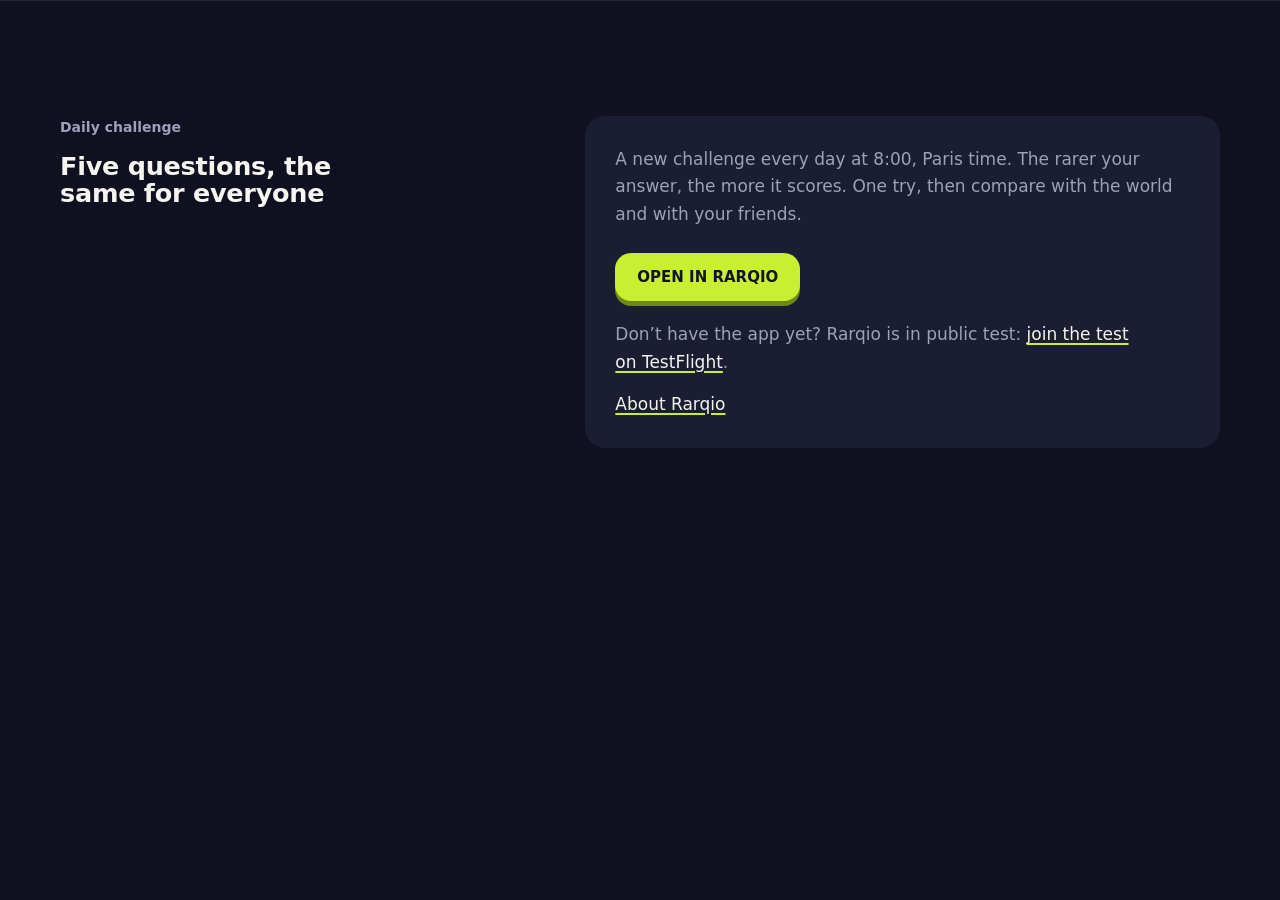
<file: daily/index.html>
<!doctype html>
<html lang="en" data-lang="en">
<head>
  <meta charset="utf-8">
  <meta http-equiv="Content-Security-Policy" content="default-src 'self'; script-src 'self'; style-src 'self'; img-src 'self'; font-src 'self'; connect-src 'none'; media-src 'none'; object-src 'none'; frame-src 'none'; base-uri 'self'; form-action 'none'">
  <meta name="viewport" content="width=device-width, initial-scale=1, viewport-fit=cover">
  <script src="../lang.js"></script>
  <title>Rarqio – Daily challenge</title>
  <meta name="description" content="Five questions a day, the same for everyone. Can you beat my score?">
  <meta name="theme-color" content="#0F1020">
  <meta name="color-scheme" content="dark">
  <link rel="canonical" href="https://geofffreyyy.github.io/rarqio-site/daily/">
  <meta property="og:type" content="website">
  <meta property="og:site_name" content="Rarqio">
  <meta property="og:title" content="Rarqio – Daily challenge">
  <meta property="og:description" content="Five questions a day, the same for everyone. Can you beat my score?">
  <meta property="og:url" content="https://geofffreyyy.github.io/rarqio-site/daily/">
  <meta property="og:image" content="https://geofffreyyy.github.io/rarqio-site/assets/daily-en.png">
  <meta property="og:image:width" content="1200">
  <meta property="og:image:height" content="630">
  <meta property="og:image:alt" content="Rarqio: daily challenge">
  <meta property="og:locale" content="en_US">
  <meta name="twitter:card" content="summary_large_image">
  <meta name="twitter:title" content="Rarqio – Daily challenge">
  <meta name="twitter:description" content="Five questions a day, the same for everyone. Can you beat my score?">
  <meta name="twitter:image" content="https://geofffreyyy.github.io/rarqio-site/assets/daily-en.png">
  <link rel="icon" type="image/png" sizes="32x32" href="../assets/favicon-32.png">
  <link rel="apple-touch-icon" href="../assets/apple-touch-icon.png">
  <link rel="stylesheet" href="../styles.css">
</head>
<body>
  <main id="main">
    <section class="section">
      <div class="wrap split">
        <header class="section-head">
          <p class="eyebrow"><span lang="en">Daily challenge</span><span lang="fr">Défi du jour</span></p>
          <h1><span lang="en">Five questions, the same for everyone</span><span lang="fr">Cinq questions, les mêmes pour tout le monde</span></h1>
        </header>
        <article class="card">
          <p lang="en">A new challenge every day at 8:00, Paris time. The rarer your answer, the more it scores. One try, then compare with the world and with your friends.</p>
          <p lang="fr">Un nouveau défi chaque jour à 8 h, heure de Paris. Plus ta réponse est rare, plus elle rapporte. Un seul essai, puis compare-toi au monde et à tes amis.</p>
          <p><a class="btn-primary" href="rarqio://defi"><span lang="en">Open in Rarqio</span><span lang="fr">Ouvrir dans Rarqio</span></a></p>
          <p lang="en">Don’t have the app yet? Rarqio is in public test: <a href="https://testflight.apple.com/join/78SqzbXm">join the test on TestFlight</a>.</p>
          <p lang="fr">Pas encore l’app ? Rarqio est en test public : <a href="https://testflight.apple.com/join/78SqzbXm">rejoindre le test sur TestFlight</a>.</p>
          <p><a href="../"><span lang="en">About Rarqio</span><span lang="fr">Découvrir Rarqio</span></a></p>
        </article>
      </div>
    </section>
  </main>
</body>
</html>
</file>
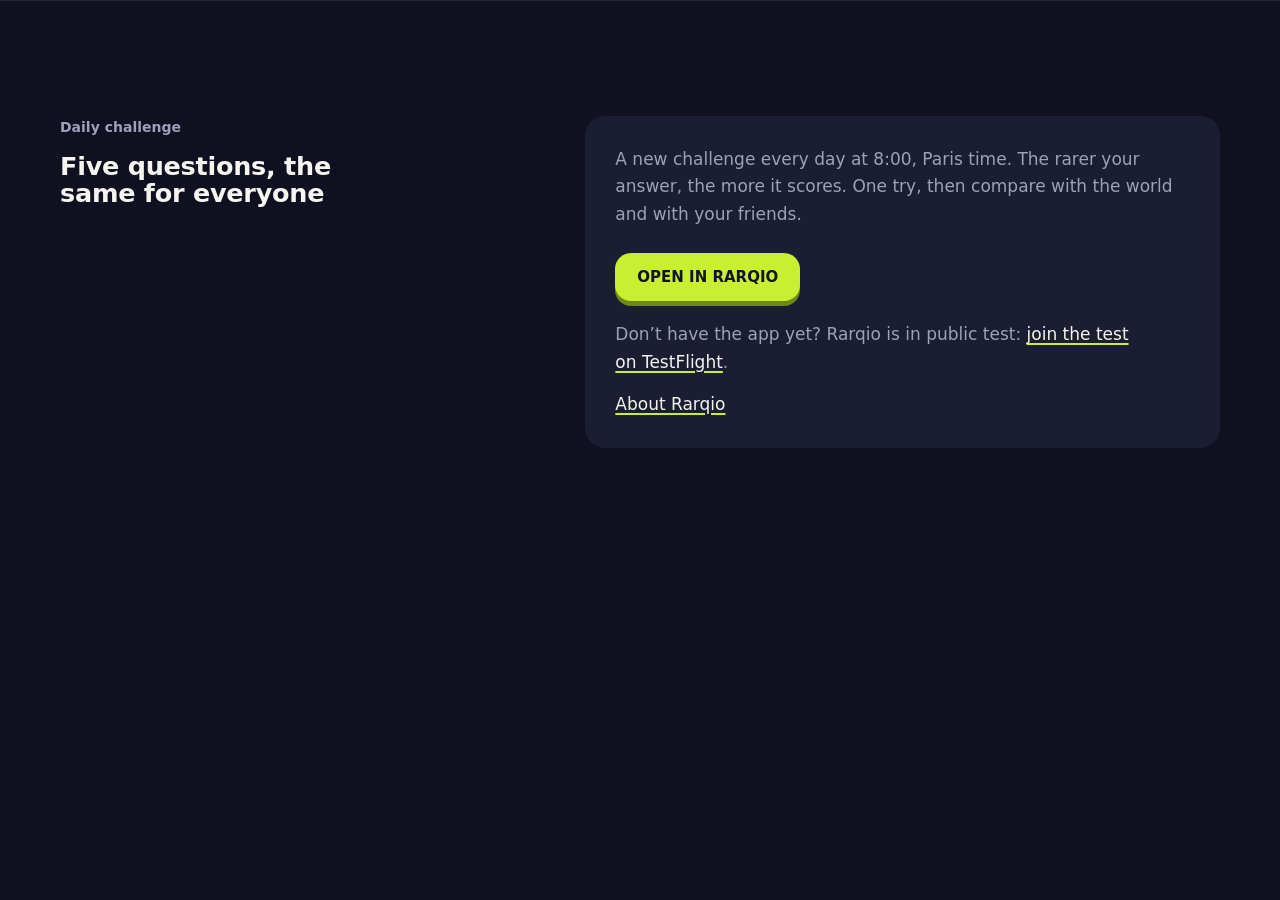
<file: defi/index.html>
<!doctype html>
<html lang="fr" data-lang="fr">
<head>
  <meta charset="utf-8">
  <meta http-equiv="Content-Security-Policy" content="default-src 'self'; script-src 'self'; style-src 'self'; img-src 'self'; font-src 'self'; connect-src 'none'; media-src 'none'; object-src 'none'; frame-src 'none'; base-uri 'self'; form-action 'none'">
  <meta name="viewport" content="width=device-width, initial-scale=1, viewport-fit=cover">
  <script src="../lang.js"></script>
  <title>Rarqio – Défi du jour</title>
  <meta name="description" content="Cinq questions par jour, les mêmes pour tout le monde. Tu bats mon score ?">
  <meta name="theme-color" content="#0F1020">
  <meta name="color-scheme" content="dark">
  <link rel="canonical" href="https://geofffreyyy.github.io/rarqio-site/defi/">
  <meta property="og:type" content="website">
  <meta property="og:site_name" content="Rarqio">
  <meta property="og:title" content="Rarqio – Défi du jour">
  <meta property="og:description" content="Cinq questions par jour, les mêmes pour tout le monde. Tu bats mon score ?">
  <meta property="og:url" content="https://geofffreyyy.github.io/rarqio-site/defi/">
  <meta property="og:image" content="https://geofffreyyy.github.io/rarqio-site/assets/daily-fr.png">
  <meta property="og:image:width" content="1200">
  <meta property="og:image:height" content="630">
  <meta property="og:image:alt" content="Rarqio : défi du jour">
  <meta property="og:locale" content="fr_FR">
  <meta name="twitter:card" content="summary_large_image">
  <meta name="twitter:title" content="Rarqio – Défi du jour">
  <meta name="twitter:description" content="Cinq questions par jour, les mêmes pour tout le monde. Tu bats mon score ?">
  <meta name="twitter:image" content="https://geofffreyyy.github.io/rarqio-site/assets/daily-fr.png">
  <link rel="icon" type="image/png" sizes="32x32" href="../assets/favicon-32.png">
  <link rel="apple-touch-icon" href="../assets/apple-touch-icon.png">
  <link rel="stylesheet" href="../styles.css">
</head>
<body>
  <main id="main">
    <section class="section">
      <div class="wrap split">
        <header class="section-head">
          <p class="eyebrow"><span lang="en">Daily challenge</span><span lang="fr">Défi du jour</span></p>
          <h1><span lang="en">Five questions, the same for everyone</span><span lang="fr">Cinq questions, les mêmes pour tout le monde</span></h1>
        </header>
        <article class="card">
          <p lang="en">A new challenge every day at 8:00, Paris time. The rarer your answer, the more it scores. One try, then compare with the world and with your friends.</p>
          <p lang="fr">Un nouveau défi chaque jour à 8 h, heure de Paris. Plus ta réponse est rare, plus elle rapporte. Un seul essai, puis compare-toi au monde et à tes amis.</p>
          <p><a class="btn-primary" href="rarqio://defi"><span lang="en">Open in Rarqio</span><span lang="fr">Ouvrir dans Rarqio</span></a></p>
          <p lang="en">Don’t have the app yet? Rarqio is in public test: <a href="https://testflight.apple.com/join/78SqzbXm">join the test on TestFlight</a>.</p>
          <p lang="fr">Pas encore l’app ? Rarqio est en test public : <a href="https://testflight.apple.com/join/78SqzbXm">rejoindre le test sur TestFlight</a>.</p>
          <p><a href="../"><span lang="en">About Rarqio</span><span lang="fr">Découvrir Rarqio</span></a></p>
        </article>
      </div>
    </section>
  </main>
</body>
</html>
</file>
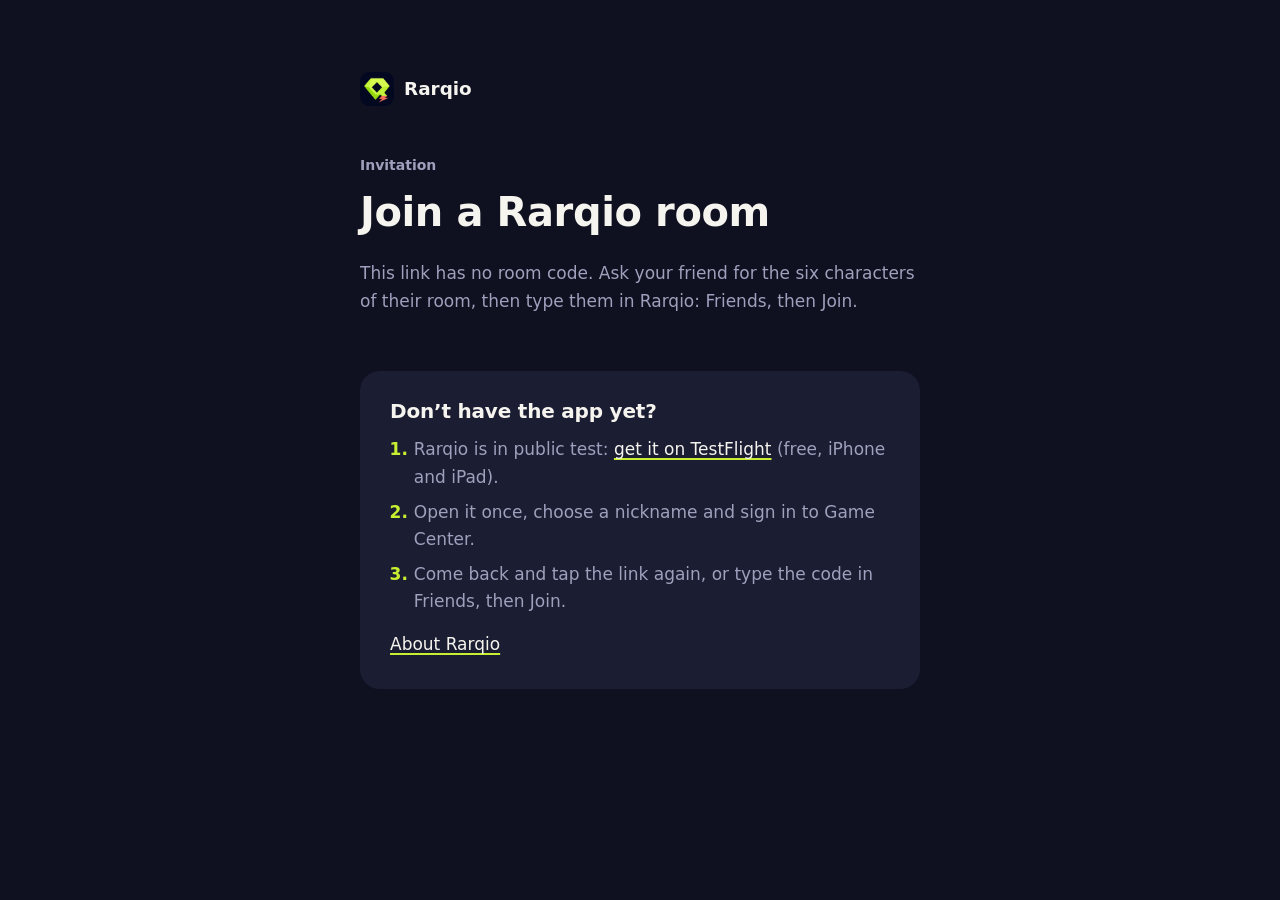
<file: room/index.html>
<!doctype html>
<html lang="en" data-lang="en">
<head>
  <meta charset="utf-8">
  <meta http-equiv="Content-Security-Policy" content="default-src 'self'; script-src 'self'; style-src 'self'; img-src 'self'; font-src 'self'; connect-src 'none'; media-src 'none'; object-src 'none'; frame-src 'none'; base-uri 'self'; form-action 'none'">
  <meta name="viewport" content="width=device-width, initial-scale=1, viewport-fit=cover">
  <meta name="robots" content="noindex">
  <script src="../lang.js"></script>
  <!-- Reads the room code from ?c= before first paint (sets data-room on <html>). -->
  <script src="../room.js"></script>
  <title>Rarqio – Join my room</title>
  <meta name="description" content="Tap the link to enter my Rarqio room and play with me. Least obvious wins.">
  <meta name="theme-color" content="#0F1020">
  <meta name="color-scheme" content="dark">
  <!-- TODO: once Rarqio is on the App Store, add the Smart App Banner (room.js can add the
       code as app-argument) and replace the TestFlight link below with the App Store link. -->
  <link rel="canonical" href="https://geofffreyyy.github.io/rarqio-site/room/">
  <meta property="og:type" content="website">
  <meta property="og:site_name" content="Rarqio">
  <meta property="og:title" content="Rarqio – Join my room">
  <meta property="og:description" content="Tap the link to enter my Rarqio room and play with me. Least obvious wins.">
  <meta property="og:url" content="https://geofffreyyy.github.io/rarqio-site/room/">
  <meta property="og:image" content="https://geofffreyyy.github.io/rarqio-site/assets/invite-en.png">
  <meta property="og:image:width" content="1200">
  <meta property="og:image:height" content="630">
  <meta property="og:image:alt" content="Rarqio: join my room">
  <meta property="og:locale" content="en_US">
  <meta name="twitter:card" content="summary_large_image">
  <meta name="twitter:title" content="Rarqio – Join my room">
  <meta name="twitter:description" content="Tap the link to enter my Rarqio room and play with me. Least obvious wins.">
  <meta name="twitter:image" content="https://geofffreyyy.github.io/rarqio-site/assets/invite-en.png">
  <link rel="icon" type="image/png" sizes="32x32" href="../assets/favicon-32.png">
  <link rel="apple-touch-icon" href="../assets/apple-touch-icon.png">
  <link rel="stylesheet" href="../styles.css">
</head>
<body>
  <main id="main">
    <section class="section invite">
      <div class="wrap narrow">
        <a class="brand" href="../">
          <img src="../assets/icon-96.png" alt="" width="34" height="34">
          <span>Rarqio</span>
        </a>

        <!-- The link carries a code: shown as tiles, like on the phone that created the room. -->
        <div class="invite-with-code">
          <p class="eyebrow"><span lang="en">Invitation</span><span lang="fr">Invitation</span></p>
          <h1><span lang="en">Your friend is waiting for you</span><span lang="fr">Ton ami t’attend dans son salon</span></h1>
          <div class="code-tiles" id="room-code" role="img" aria-label="Code"></div>
          <p class="invite-actions">
            <a class="btn-primary" id="room-open" href="rarqio://salon"><span lang="en">Join in Rarqio</span><span lang="fr">Rejoindre dans Rarqio</span></a>
            <button class="btn-secondary" id="room-copy" type="button">
              <span class="copy-idle"><span lang="en">Copy the code</span><span lang="fr">Copier le code</span></span>
              <span class="copy-done"><span lang="en">Code copied</span><span lang="fr">Code copié</span></span>
            </button>
          </p>
          <p class="muted"><span lang="en">This room plays in English. A room only waits a few minutes.</span><span lang="fr">Ce salon joue en anglais. Un salon n’attend que quelques minutes.</span></p>
        </div>

        <!-- No code in the address (or no JavaScript). -->
        <div class="invite-without-code">
          <p class="eyebrow"><span lang="en">Invitation</span><span lang="fr">Invitation</span></p>
          <h1><span lang="en">Join a Rarqio room</span><span lang="fr">Rejoins un salon Rarqio</span></h1>
          <p lang="en">This link has no room code. Ask your friend for the six characters of their room, then type them in Rarqio: Friends, then Join.</p>
          <p lang="fr">Ce lien ne contient pas de code de salon. Demande à ton ami les six caractères de son salon, puis tape-les dans Rarqio : Amis, puis Rejoindre.</p>
        </div>

        <article class="card invite-help">
          <h2><span lang="en">Don’t have the app yet?</span><span lang="fr">Pas encore l’app ?</span></h2>
          <ol>
            <li lang="en">Rarqio is in public test: <a href="https://testflight.apple.com/join/78SqzbXm">get it on TestFlight</a> (free, iPhone and iPad).</li>
            <li lang="fr">Rarqio est en test public : <a href="https://testflight.apple.com/join/78SqzbXm">installe-le avec TestFlight</a> (gratuit, iPhone et iPad).</li>
            <li lang="en">Open it once, choose a nickname and sign in to Game Center.</li>
            <li lang="fr">Ouvre-le une fois, choisis un pseudo et connecte Game Center.</li>
            <li lang="en">Come back and tap the link again, or type the code in Friends, then Join.</li>
            <li lang="fr">Reviens toucher le lien, ou tape le code dans Amis, puis Rejoindre.</li>
          </ol>
          <p><a href="../"><span lang="en">About Rarqio</span><span lang="fr">Découvrir Rarqio</span></a></p>
        </article>
      </div>
    </section>
  </main>
</body>
</html>
</file>
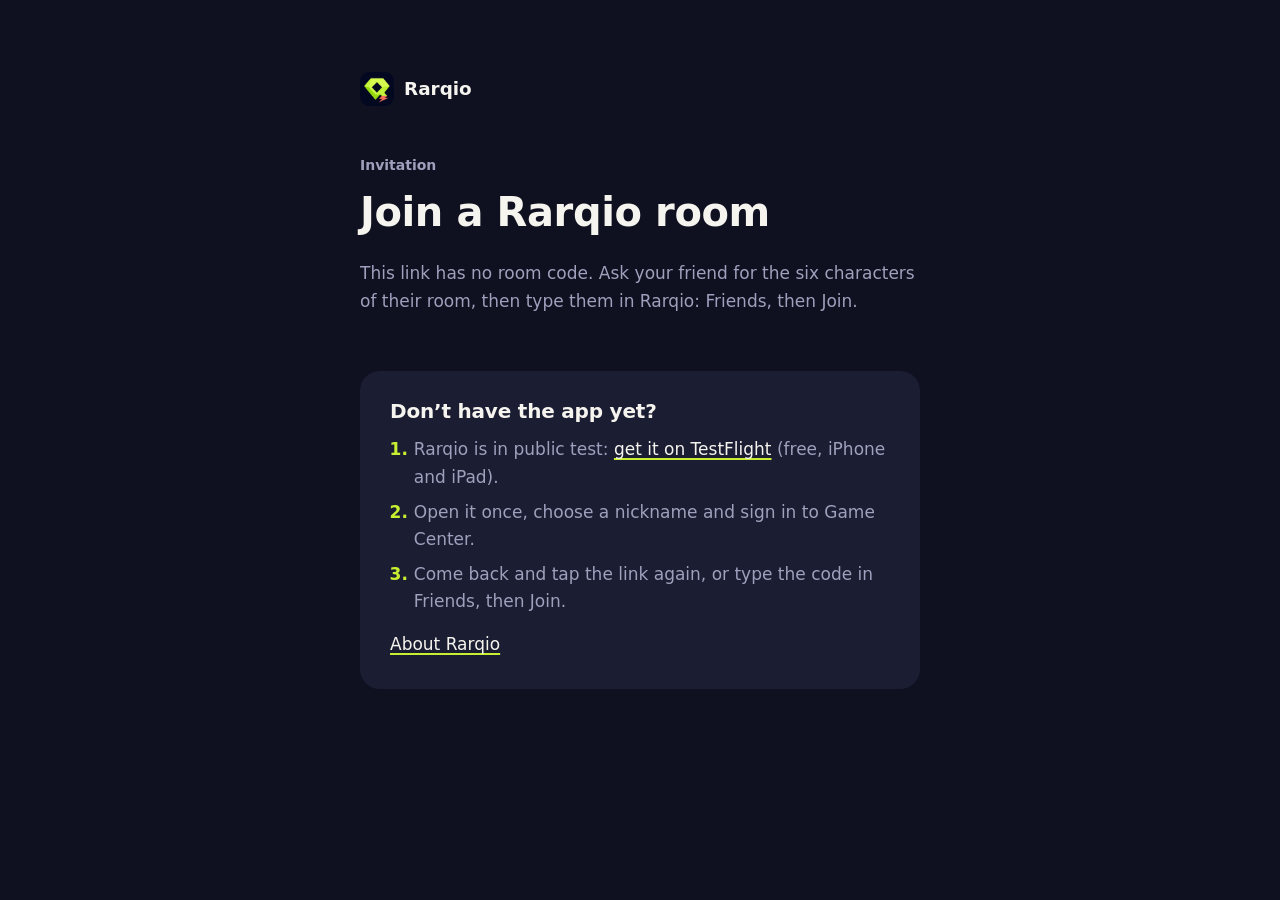
<file: salon/index.html>
<!doctype html>
<html lang="fr" data-lang="fr">
<head>
  <meta charset="utf-8">
  <meta http-equiv="Content-Security-Policy" content="default-src 'self'; script-src 'self'; style-src 'self'; img-src 'self'; font-src 'self'; connect-src 'none'; media-src 'none'; object-src 'none'; frame-src 'none'; base-uri 'self'; form-action 'none'">
  <meta name="viewport" content="width=device-width, initial-scale=1, viewport-fit=cover">
  <meta name="robots" content="noindex">
  <script src="../lang.js"></script>
  <!-- Reads the room code from ?c= before first paint (sets data-room on <html>). -->
  <script src="../room.js"></script>
  <title>Rarqio – Rejoins mon salon</title>
  <meta name="description" content="Touche le lien pour entrer dans mon salon Rarqio et jouer avec moi. Le moins évident gagne.">
  <meta name="theme-color" content="#0F1020">
  <meta name="color-scheme" content="dark">
  <!-- TODO: once Rarqio is on the App Store, add the Smart App Banner (room.js can add the
       code as app-argument) and replace the TestFlight link below with the App Store link. -->
  <link rel="canonical" href="https://geofffreyyy.github.io/rarqio-site/salon/">
  <meta property="og:type" content="website">
  <meta property="og:site_name" content="Rarqio">
  <meta property="og:title" content="Rarqio – Rejoins mon salon">
  <meta property="og:description" content="Touche le lien pour entrer dans mon salon Rarqio et jouer avec moi. Le moins évident gagne.">
  <meta property="og:url" content="https://geofffreyyy.github.io/rarqio-site/salon/">
  <meta property="og:image" content="https://geofffreyyy.github.io/rarqio-site/assets/invite-fr.png">
  <meta property="og:image:width" content="1200">
  <meta property="og:image:height" content="630">
  <meta property="og:image:alt" content="Rarqio : rejoins mon salon">
  <meta property="og:locale" content="fr_FR">
  <meta name="twitter:card" content="summary_large_image">
  <meta name="twitter:title" content="Rarqio – Rejoins mon salon">
  <meta name="twitter:description" content="Touche le lien pour entrer dans mon salon Rarqio et jouer avec moi. Le moins évident gagne.">
  <meta name="twitter:image" content="https://geofffreyyy.github.io/rarqio-site/assets/invite-fr.png">
  <link rel="icon" type="image/png" sizes="32x32" href="../assets/favicon-32.png">
  <link rel="apple-touch-icon" href="../assets/apple-touch-icon.png">
  <link rel="stylesheet" href="../styles.css">
</head>
<body>
  <main id="main">
    <section class="section invite">
      <div class="wrap narrow">
        <a class="brand" href="../">
          <img src="../assets/icon-96.png" alt="" width="34" height="34">
          <span>Rarqio</span>
        </a>

        <!-- The link carries a code: shown as tiles, like on the phone that created the room. -->
        <div class="invite-with-code">
          <p class="eyebrow"><span lang="en">Invitation</span><span lang="fr">Invitation</span></p>
          <h1><span lang="en">Your friend is waiting for you</span><span lang="fr">Ton ami t’attend dans son salon</span></h1>
          <div class="code-tiles" id="room-code" role="img" aria-label="Code"></div>
          <p class="invite-actions">
            <a class="btn-primary" id="room-open" href="rarqio://salon"><span lang="en">Join in Rarqio</span><span lang="fr">Rejoindre dans Rarqio</span></a>
            <button class="btn-secondary" id="room-copy" type="button">
              <span class="copy-idle"><span lang="en">Copy the code</span><span lang="fr">Copier le code</span></span>
              <span class="copy-done"><span lang="en">Code copied</span><span lang="fr">Code copié</span></span>
            </button>
          </p>
          <p class="muted"><span lang="en">This room plays in French. A room only waits a few minutes.</span><span lang="fr">Ce salon joue en français. Un salon n’attend que quelques minutes.</span></p>
        </div>

        <!-- No code in the address (or no JavaScript). -->
        <div class="invite-without-code">
          <p class="eyebrow"><span lang="en">Invitation</span><span lang="fr">Invitation</span></p>
          <h1><span lang="en">Join a Rarqio room</span><span lang="fr">Rejoins un salon Rarqio</span></h1>
          <p lang="en">This link has no room code. Ask your friend for the six characters of their room, then type them in Rarqio: Friends, then Join.</p>
          <p lang="fr">Ce lien ne contient pas de code de salon. Demande à ton ami les six caractères de son salon, puis tape-les dans Rarqio : Amis, puis Rejoindre.</p>
        </div>

        <article class="card invite-help">
          <h2><span lang="en">Don’t have the app yet?</span><span lang="fr">Pas encore l’app ?</span></h2>
          <ol>
            <li lang="en">Rarqio is in public test: <a href="https://testflight.apple.com/join/78SqzbXm">get it on TestFlight</a> (free, iPhone and iPad).</li>
            <li lang="fr">Rarqio est en test public : <a href="https://testflight.apple.com/join/78SqzbXm">installe-le avec TestFlight</a> (gratuit, iPhone et iPad).</li>
            <li lang="en">Open it once, choose a nickname and sign in to Game Center.</li>
            <li lang="fr">Ouvre-le une fois, choisis un pseudo et connecte Game Center.</li>
            <li lang="en">Come back and tap the link again, or type the code in Friends, then Join.</li>
            <li lang="fr">Reviens toucher le lien, ou tape le code dans Amis, puis Rejoindre.</li>
          </ol>
          <p><a href="../"><span lang="en">About Rarqio</span><span lang="fr">Découvrir Rarqio</span></a></p>
        </article>
      </div>
    </section>
  </main>
</body>
</html>
</file>
<file: styles.css>
/* ==========================================================================
   Rarqio · website (landing, support, privacy, credits)
   Static, no build step, system fonts only. Colours are the app's own
   palette (App/DesignSystem/Theme.swift); lime is the one accent, the other
   hues only appear where they mean something (rarity tiers, rule steps).
   ========================================================================== */

:root {
  color-scheme: dark;

  /* App palette */
  --bg: #0f1020;
  --surface: #1b1d33;
  --raised: #272a47;
  --text: #f6f4ee;
  --muted: #9ea0bc;
  --ink: #121326;
  --lime: #c8f031;
  --lime-edge: #6f8a14;
  --coral: #ff6b57;
  --cobalt: #5b7cff;
  --sun: #ffc93c;
  --lilac: #b794ff;
  --mint: #34d6a8;

  --line: rgba(246, 244, 238, 0.09);
  --line-strong: rgba(246, 244, 238, 0.18);

  /* Rarity tiers, as in the app (RarityStyle) */
  --t-classic: var(--muted);
  --t-unexpected: var(--mint);
  --t-rare: var(--cobalt);
  --t-very: var(--lilac);
  --t-exceptional: var(--sun);

  --font: -apple-system, BlinkMacSystemFont, "SF Pro Text", system-ui, "Segoe UI", Roboto, "Helvetica Neue", Arial, sans-serif;
  --display: -apple-system, BlinkMacSystemFont, "SF Pro Display", system-ui, "Segoe UI", Roboto, "Helvetica Neue", Arial, sans-serif;
  --mono: ui-monospace, "SF Mono", SFMono-Regular, Menlo, Consolas, monospace;

  --radius-lg: 28px;
  --radius: 20px;
  --radius-sm: 12px;
}

/* ---------- Language switching ----------
   Every translatable piece exists twice: lang="en" and lang="fr".
   lang.js sets data-lang before first paint; without JS the page is English. */
html:not([data-lang="fr"]) body [lang="fr"],
html[data-lang="fr"] body [lang="en"] {
  display: none !important;
}

/* ---------- Base ---------- */
*,
*::before,
*::after {
  box-sizing: border-box;
}

html {
  background: var(--bg);
  -webkit-text-size-adjust: 100%;
  text-size-adjust: 100%;
  scroll-padding-top: 88px;
}

/* Smooth in-page jumps, switched on by script.js after load so that
   arriving on #support or #privacy from the App Store lands instantly. */
@media (prefers-reduced-motion: no-preference) {
  html.smooth-scroll {
    scroll-behavior: smooth;
  }
}

body {
  margin: 0;
  min-height: 100vh;
  background: var(--bg);
  color: var(--text);
  font-family: var(--font);
  font-size: 1.0625rem;
  line-height: 1.6;
  overflow-x: clip;
  -webkit-font-smoothing: antialiased;
  -moz-osx-font-smoothing: grayscale;
}

::selection {
  background: var(--lime);
  color: var(--ink);
}

img,
svg {
  display: block;
  max-width: 100%;
}

picture {
  display: block;
}

h1,
h2,
h3,
h4 {
  margin: 0;
  font-family: var(--display);
  line-height: 1.08;
  text-wrap: balance;
}

h1,
h2 {
  font-weight: 900;
  font-stretch: expanded;
  letter-spacing: -0.01em;
}

h3,
h4 {
  font-weight: 800;
}

p {
  margin: 0;
  text-wrap: pretty;
}

p + p {
  margin-top: 0.9em;
}

a {
  color: var(--text);
  text-decoration-color: var(--lime);
  text-decoration-thickness: 1.5px;
  text-underline-offset: 3px;
}

a:hover {
  color: var(--lime);
}

ul,
ol,
dl,
dd {
  margin: 0;
  padding: 0;
}

ul,
ol {
  list-style: none;
}

code {
  font-family: var(--mono);
}

:focus-visible {
  outline: 3px solid var(--lime);
  outline-offset: 3px;
  border-radius: 6px;
}

.wrap {
  width: min(1160px, 100% - 32px);
  margin-inline: auto;
}

.wrap.narrow {
  width: min(860px, 100% - 32px);
}

.muted {
  color: var(--muted);
}

.needs-js {
  display: none;
}

.js .needs-js {
  display: block;
}

.skip-link {
  position: absolute;
  left: 16px;
  top: -100px;
  z-index: 100;
  padding: 10px 16px;
  border-radius: var(--radius-sm);
  background: var(--lime);
  color: var(--ink);
  font-weight: 700;
  text-decoration: none;
}

.skip-link:focus {
  top: 12px;
}

.sr-only {
  position: absolute;
  width: 1px;
  height: 1px;
  margin: -1px;
  padding: 0;
  overflow: hidden;
  clip: rect(0 0 0 0);
  white-space: nowrap;
  border: 0;
}

/* ---------- Header ---------- */
.site-header {
  position: sticky;
  top: 0;
  z-index: 50;
  background: rgba(15, 16, 32, 0.94);
  border-bottom: 1px solid var(--line);
}

.nav {
  display: flex;
  align-items: center;
  gap: 24px;
  min-height: 64px;
}

.brand {
  display: inline-flex;
  align-items: center;
  gap: 10px;
  color: var(--text);
  text-decoration: none;
  font-family: var(--display);
  font-weight: 900;
  font-stretch: expanded;
  font-size: 1.15rem;
  letter-spacing: 0;
}

.brand img {
  width: 34px;
  height: 34px;
  border-radius: 9px;
}

.brand:hover {
  color: var(--text);
}

.nav-links {
  display: flex;
  gap: 22px;
  margin-left: auto;
}

.nav-links a {
  color: var(--muted);
  font-size: 0.95rem;
  font-weight: 600;
  text-decoration: none;
  white-space: nowrap;
}

.nav-links a:hover {
  color: var(--text);
}

.lang-switch {
  display: none;
  padding: 3px;
  border-radius: 999px;
  border: 1px solid var(--line-strong);
}

.js .lang-switch {
  display: inline-flex;
}

.lang-switch button {
  min-width: 40px;
  padding: 5px 10px;
  border: 0;
  border-radius: 999px;
  background: transparent;
  color: var(--muted);
  font: 700 0.8rem/1 var(--font);
  cursor: pointer;
}

.lang-switch button:hover {
  color: var(--text);
}

.lang-switch button[aria-pressed="true"] {
  background: var(--lime);
  color: var(--ink);
}

/* ---------- Shared type ---------- */
.eyebrow {
  margin-bottom: 14px;
  color: var(--muted);
  font-size: 0.875rem;
  font-weight: 600;
}

.section {
  padding-block: clamp(72px, 9vw, 128px);
  border-top: 1px solid var(--line);
}

.section-tight {
  padding-block: clamp(48px, 6vw, 80px);
}

.section h2 {
  font-size: clamp(1.9rem, 4.2vw, 3.1rem);
}

.section-lede {
  margin-top: 18px;
  color: var(--muted);
  font-size: 1.125rem;
}

.section-lede + .section-lede {
  margin-top: 18px;
}

.note-small {
  margin-top: 14px;
  color: var(--muted);
  font-size: 0.9375rem;
}

/* Single-column grids get an explicit minmax(0, 1fr) track: an implicit "auto"
   track would grow to fit unbreakable content (the formula) and widen the page. */
.split,
.hero-grid,
.feature-grid,
.support-grid,
.footer-grid,
.launch,
.sample-list,
.tiers,
.modes,
.faq,
.credits,
.honest,
.steps {
  grid-template-columns: minmax(0, 1fr);
}

/* Sections with a heading column and a content column */
.split {
  display: grid;
  gap: 40px;
}

@media (min-width: 960px) {
  .split {
    grid-template-columns: minmax(0, 5fr) minmax(0, 7fr);
    gap: 72px;
    align-items: start;
  }

  .split > .section-head {
    position: sticky;
    top: 112px;
  }
}

/* ---------- Hero ---------- */
.hero {
  padding-block: clamp(40px, 7vw, 96px) clamp(56px, 8vw, 112px);
}

.hero-grid {
  display: grid;
  gap: 48px;
  align-items: center;
}

@media (min-width: 960px) {
  .hero-grid {
    grid-template-columns: minmax(0, 7fr) minmax(0, 5fr);
    gap: 56px;
  }
}

.hero h1 {
  font-size: clamp(2.6rem, 7vw, 5.4rem);
  line-height: 0.98;
}

.hl {
  color: var(--lime);
}

.lede {
  max-width: 34em;
  margin-top: 26px;
  font-size: clamp(1.125rem, 1.6vw, 1.3rem);
  line-height: 1.55;
}

.status {
  display: flex;
  flex-wrap: wrap;
  align-items: center;
  gap: 12px 18px;
  margin-top: 34px;
}

.soon {
  display: inline-flex;
  align-items: center;
  padding: 10px 16px;
  border: 1.5px solid var(--lime);
  border-radius: 14px;
  color: var(--lime);
  font-family: var(--display);
  font-size: 0.875rem;
  font-weight: 900;
  font-stretch: expanded;
  line-height: 1.2;
  text-transform: uppercase;
}

.status-note {
  margin: 0;
  max-width: 24em;
  color: var(--muted);
  font-size: 0.9375rem;
  line-height: 1.45;
}

.facts-inline {
  display: flex;
  flex-wrap: wrap;
  gap: 6px 0;
  margin-top: 28px;
  color: var(--text);
  font-size: 0.9375rem;
  font-weight: 600;
}

.facts-inline li + li::before {
  content: "·";
  margin-inline: 10px;
  color: var(--muted);
}

/* Two phones: the reveal behind on the left (its rarity stamp and points stay
   visible), the question in front on the right. */
.hero-visual {
  position: relative;
  width: min(100%, 460px);
  margin-inline: auto;
}

.hero-visual .device-front {
  position: relative;
  z-index: 2;
  width: 58%;
  margin-top: 20%;
  margin-left: auto;
}

.hero-visual .device-back {
  position: absolute;
  z-index: 1;
  top: 0;
  left: 0;
  width: 54%;
}

/* ---------- Phone frame (CSS only) ----------
   Screen corners 13.5% / 6.2%, Dynamic Island 31% wide, 4.2% tall, 1.3% from
   the top of the screen. The bezel is 3.2% of the phone's width; the outer
   radius is the screen radius plus the bezel. */
.device {
  margin: 0;
}

.phone {
  padding: 3.2%;
  border-radius: 15.8% / 7.55%;
  background: #07070c;
  box-shadow:
    inset 0 0 0 1px rgba(246, 244, 238, 0.12),
    0 0 0 1px rgba(0, 0, 0, 0.5),
    0 40px 70px -30px rgba(0, 0, 0, 0.75);
}

.screen {
  position: relative;
  overflow: hidden;
  isolation: isolate;
  aspect-ratio: 900 / 1957;
  border-radius: 13.5% / 6.2%;
  background: var(--bg);
}

.screen img {
  width: 100%;
  height: 100%;
  object-fit: cover;
}

.island {
  position: absolute;
  z-index: 1;
  top: 1.3%;
  left: 50%;
  width: 31%;
  height: 4.2%;
  border-radius: 999px;
  background: #000;
  transform: translateX(-50%);
}

.device figcaption {
  margin-top: 14px;
  color: var(--muted);
  font-size: 0.875rem;
  font-weight: 600;
  text-align: center;
}

/* ---------- Sample questions ---------- */
.samples {
  padding-block: 40px 48px;
  border-top: 1px solid var(--line);
}

.samples-title {
  margin-bottom: 22px;
  color: var(--muted);
  font-family: var(--font);
  font-size: 0.875rem;
  font-weight: 600;
}

.sample-list {
  display: grid;
  gap: 0 40px;
}

@media (min-width: 720px) {
  .sample-list {
    grid-template-columns: repeat(2, minmax(0, 1fr));
  }
}

@media (min-width: 1040px) {
  .sample-list {
    grid-template-columns: repeat(3, minmax(0, 1fr));
  }
}

.sample-list li {
  display: flex;
  flex-direction: column;
  gap: 4px;
  padding-block: 16px;
  border-top: 1px solid var(--line);
}

.sample-theme {
  color: var(--muted);
  font-size: 0.8125rem;
  font-weight: 600;
}

.sample-q {
  font-family: var(--display);
  font-size: 1.1875rem;
  font-weight: 800;
  line-height: 1.25;
}

/* ---------- How it plays ---------- */
.steps {
  display: grid;
  gap: 34px;
}

.steps li {
  display: grid;
  grid-template-columns: 52px minmax(0, 1fr);
  column-gap: 20px;
  row-gap: 6px;
}

.step-num {
  grid-row: span 2;
  display: grid;
  place-items: center;
  width: 52px;
  height: 52px;
  border-radius: 15px;
  color: var(--ink);
  font-family: var(--display);
  font-size: 1.5rem;
  font-weight: 900;
  font-stretch: expanded;
}

.steps li:nth-child(1) .step-num {
  background: var(--cobalt);
}

.steps li:nth-child(2) .step-num {
  background: var(--mint);
}

.steps li:nth-child(3) .step-num {
  background: var(--sun);
}

.steps h3 {
  align-self: end;
  font-size: 1.375rem;
}

.steps p {
  color: var(--muted);
}

.after-steps {
  margin-top: 40px;
  padding-top: 26px;
  border-top: 1px solid var(--line);
}

/* ---------- Rarity tiers ---------- */
.tiers {
  display: grid;
  gap: 2px;
}

.tier {
  display: grid;
  grid-template-columns: minmax(0, 1fr) auto;
  grid-template-areas:
    "stamp pts"
    "bar bar"
    "range range";
  align-items: center;
  row-gap: 8px;
  padding-block: 14px;
}

.stamp {
  grid-area: stamp;
  justify-self: start;
  padding: 5px 10px;
  border: 2.5px solid currentColor;
  border-radius: 9px;
  font-family: var(--display);
  font-size: 0.875rem;
  font-weight: 900;
  font-stretch: expanded;
  line-height: 1.1;
  text-transform: uppercase;
  white-space: nowrap;
  transform: rotate(-4deg);
}

.tier-bar {
  grid-area: bar;
  height: 6px;
  border-radius: 3px;
  background: currentColor;
}

.tier-range {
  grid-area: range;
  color: var(--muted);
  font-size: 0.875rem;
}

.tier-pts {
  grid-area: pts;
  color: var(--text);
  font-size: 0.9375rem;
  font-weight: 700;
  font-variant-numeric: tabular-nums;
  white-space: nowrap;
}

.t-classic { color: var(--t-classic); }
.t-unexpected { color: var(--t-unexpected); }
.t-rare { color: var(--t-rare); }
.t-very { color: var(--t-very); }
.t-exceptional { color: var(--t-exceptional); }

@media (min-width: 720px) {
  .tiers {
    grid-template-columns: repeat(5, minmax(0, 1fr));
  }

  .tier {
    grid-template-columns: minmax(0, 1fr);
    grid-template-areas:
      "stamp"
      "bar"
      "range"
      "pts";
    align-items: start;
    row-gap: 10px;
    padding-block: 0;
  }

  .stamp {
    margin-bottom: 8px;
    font-size: 0.75rem;
  }
}

/* Formula and calculator */
.formula-block {
  margin-top: 44px;
  padding: clamp(22px, 3vw, 32px);
  border-radius: var(--radius);
  background: var(--surface);
}

.formula-block h3 {
  margin-bottom: 14px;
  font-size: 1.25rem;
}

.formula {
  margin-bottom: 16px;
  padding: 14px 16px;
  border-radius: var(--radius-sm);
  background: var(--bg);
  font-size: 0.9375rem;
  line-height: 1.7;
}

.formula code > span {
  white-space: nowrap;
}

@media (max-width: 479px) {
  .formula {
    padding: 12px 14px;
    font-size: 0.8125rem;
  }
}

.formula sup {
  font-size: 0.72em;
}

.formula-block > p:not(.formula) {
  color: var(--muted);
}

.calc {
  margin-top: 26px;
  padding-top: 22px;
  border-top: 1px solid var(--line);
}

.calc h4 {
  margin-bottom: 14px;
  font-size: 1rem;
}

.calc-row {
  display: grid;
  grid-template-columns: 7.5rem minmax(0, 1fr) 3.5rem;
  align-items: center;
  gap: 14px;
  min-height: 44px;
}

.calc-row label {
  font-size: 0.9375rem;
  font-weight: 600;
}

.calc-row input[type="range"] {
  width: 100%;
  margin: 0;
  accent-color: var(--lime);
  cursor: pointer;
}

.calc-val {
  font-weight: 700;
  font-variant-numeric: tabular-nums;
  text-align: right;
}

.calc-result {
  display: flex;
  flex-wrap: wrap;
  align-items: center;
  gap: 10px 16px;
  margin-top: 16px;
}

.chip {
  display: inline-block;
  padding: 4px 10px;
  border-radius: 999px;
  background: currentColor;
  font-size: 0.8125rem;
  font-weight: 800;
}

.chip > span {
  color: var(--ink);
}

.calc-points {
  font-size: 1rem;
  color: var(--muted);
}

.calc-points strong {
  color: var(--text);
  font-family: var(--display);
  font-size: 2rem;
  font-weight: 900;
  font-stretch: expanded;
  font-variant-numeric: tabular-nums;
}

@media (max-width: 479px) {
  .calc-row {
    grid-template-columns: minmax(0, 1fr) 3.5rem;
    row-gap: 4px;
    padding-block: 6px;
  }

  .calc-row label {
    grid-column: 1;
  }

  .calc-row input[type="range"] {
    grid-column: 1 / -1;
    grid-row: 2;
  }

  .calc-val {
    grid-column: 2;
    grid-row: 1;
  }
}

/* Worked example: the Cyrano ladder (bars scaled to 1,000 points, before the speed bonus) */
.ladder-figure {
  margin: 44px 0 0;
}

.ladder-figure figcaption {
  display: grid;
  gap: 6px;
  margin-bottom: 20px;
}

.ladder-kicker {
  color: var(--muted);
  font-size: 0.875rem;
  font-weight: 600;
}

.ladder-q {
  font-family: var(--display);
  font-size: 1.25rem;
  font-weight: 800;
  line-height: 1.25;
}

.ladder-note {
  color: var(--muted);
  font-size: 0.9375rem;
}

.ladder li {
  display: grid;
  grid-template-columns: minmax(0, 1fr) auto;
  grid-template-areas:
    "name pts"
    "bar tier";
  align-items: center;
  gap: 4px 14px;
  padding-block: 10px;
  border-top: 1px solid var(--line);
}

.l-name {
  grid-area: name;
  color: var(--text);
  font-weight: 600;
}

.l-tier {
  grid-area: tier;
  color: var(--muted);
  font-size: 0.8125rem;
  text-align: right;
  white-space: nowrap;
}

.l-pts {
  grid-area: pts;
  color: var(--text);
  font-weight: 700;
  font-variant-numeric: tabular-nums;
  text-align: right;
}

.l-bar {
  grid-area: bar;
  height: 8px;
  border-radius: 4px;
  background: var(--raised);
  overflow: hidden;
}

.l-bar > span {
  display: block;
  width: var(--w, 0%);
  height: 100%;
  border-radius: 4px;
  background: currentColor;
}

@media (min-width: 720px) {
  .ladder li {
    grid-template-columns: minmax(0, 13rem) 6.5rem minmax(0, 1fr) 3rem;
    grid-template-areas: "name tier bar pts";
    gap: 16px;
    padding-block: 9px;
  }

  .l-tier {
    text-align: left;
  }
}

/* Base points / 10 = bar width in % of 1,000. Values from the app's catalogue. */
.ladder li:nth-child(1)  { --w: 10%; }
.ladder li:nth-child(2)  { --w: 23%; }
.ladder li:nth-child(3)  { --w: 32%; }
.ladder li:nth-child(4)  { --w: 39%; }
.ladder li:nth-child(5)  { --w: 45%; }
.ladder li:nth-child(6)  { --w: 51%; }
.ladder li:nth-child(7)  { --w: 56%; }
.ladder li:nth-child(8)  { --w: 61%; }
.ladder li:nth-child(9)  { --w: 66%; }
.ladder li:nth-child(10) { --w: 71%; }
.ladder li:nth-child(11) { --w: 75%; }
.ladder li:nth-child(12) { --w: 79%; }
.ladder li:nth-child(13) { --w: 84%; }

.callout {
  margin-top: 44px;
  padding: 24px 0 0;
  border-top: 3px solid var(--lime);
}

.callout h3 {
  margin-bottom: 10px;
  font-size: 1.375rem;
}

.callout p {
  color: var(--muted);
}

/* ---------- Text + phones sections ---------- */
.feature-grid {
  display: grid;
  gap: 48px;
  align-items: center;
}

@media (min-width: 960px) {
  .feature-grid {
    grid-template-columns: minmax(0, 1fr) minmax(0, 1fr);
    gap: 72px;
  }

  .feature-grid.reverse .feature-copy {
    order: 2;
  }
}

.feature-copy h2 {
  margin-bottom: 24px;
}

.feature-copy > p:not(.eyebrow):not(.note-small) {
  max-width: 36em;
  font-size: 1.0625rem;
}

.feature-visual.pair {
  display: grid;
  grid-template-columns: repeat(2, minmax(0, 1fr));
  gap: clamp(14px, 3vw, 32px);
  width: min(100%, 560px);
  margin-inline: auto;
}

.feature-visual.pair .device:nth-child(2) {
  margin-top: 16%;
}

.feature-visual.single {
  width: min(78%, 320px);
  margin-inline: auto;
}

/* Modes */
.modes {
  display: grid;
  margin-top: 8px;
}

.mode {
  padding-block: 18px;
  border-top: 1px solid var(--line);
}

.mode dt {
  margin-bottom: 6px;
  font-family: var(--display);
  font-size: 1.25rem;
  font-weight: 900;
  font-stretch: expanded;
}

.mode dd {
  color: var(--muted);
}

.settings {
  display: grid;
  grid-template-columns: repeat(2, minmax(0, 1fr));
  margin-top: 8px;
  border-top: 1px solid var(--line);
}

.settings li {
  display: flex;
  flex-direction: column;
  gap: 2px;
  padding: 14px 12px 14px 0;
  border-bottom: 1px solid var(--line);
}

.set-label {
  color: var(--muted);
  font-size: 0.8125rem;
  font-weight: 600;
}

.set-value {
  font-weight: 700;
}

/* ---------- The questions ---------- */
.themes-title {
  margin-bottom: 16px;
  font-size: 1.25rem;
}

.themes {
  columns: 2;
  column-gap: 24px;
  padding-block: 4px 30px;
  border-bottom: 1px solid var(--line);
}

@media (min-width: 720px) {
  .themes {
    columns: 3;
  }
}

.themes li {
  break-inside: avoid;
  padding-block: 5px;
  font-size: 1rem;
}

.honest {
  display: grid;
  gap: 18px;
  margin-top: 30px;
}

.honest li {
  color: var(--muted);
}

.honest strong {
  color: var(--text);
}

/* ---------- Launch band ---------- */
.launch {
  display: grid;
  gap: 20px;
  align-items: center;
  padding: clamp(24px, 4vw, 40px);
  border-radius: var(--radius-lg);
  background: var(--surface);
}

@media (min-width: 720px) {
  .launch {
    grid-template-columns: auto minmax(0, 1fr) auto;
    gap: 28px;
  }
}

.launch-icon {
  width: 80px;
  height: 80px;
  border-radius: 20px;
}

.launch h2 {
  margin-bottom: 8px;
  font-size: clamp(1.4rem, 2.6vw, 1.9rem);
}

.launch p:not(.soon) {
  color: var(--muted);
}

.launch .soon {
  justify-self: start;
}

/* ---------- FAQ ---------- */
.faq {
  display: grid;
  margin-top: 36px;
  border-top: 1px solid var(--line);
}

.faq details {
  border-bottom: 1px solid var(--line);
}

.faq summary {
  position: relative;
  padding: 20px 44px 20px 0;
  font-family: var(--display);
  font-size: 1.125rem;
  font-weight: 800;
  line-height: 1.35;
  list-style: none;
  cursor: pointer;
}

.faq summary::-webkit-details-marker {
  display: none;
}

.faq summary::after {
  content: "";
  position: absolute;
  top: 50%;
  right: 6px;
  width: 12px;
  height: 12px;
  margin-top: -9px;
  border-right: 2.5px solid var(--lime);
  border-bottom: 2.5px solid var(--lime);
  transform: rotate(45deg);
  transition: transform 0.2s ease;
}

.faq details[open] summary::after {
  margin-top: -3px;
  transform: rotate(-135deg);
}

.faq summary:hover {
  color: var(--lime);
}

.answer {
  padding-bottom: 22px;
  color: var(--muted);
}

.answer strong {
  color: var(--text);
}

@media (prefers-reduced-motion: reduce) {
  .faq summary::after {
    transition: none;
  }
}

/* ---------- Support ---------- */
.support-grid {
  display: grid;
  gap: 16px;
  margin-top: 40px;
}

@media (min-width: 720px) {
  .support-grid {
    grid-template-columns: repeat(2, minmax(0, 1fr));
  }

  .support-grid .card:last-child {
    grid-column: 1 / -1;
  }
}

@media (min-width: 1040px) {
  .support-grid {
    grid-template-columns: minmax(0, 1fr) minmax(0, 1.3fr) minmax(0, 1fr);
  }

  .support-grid .card:last-child {
    grid-column: auto;
  }
}

.card {
  padding: clamp(22px, 3vw, 30px);
  border-radius: var(--radius);
  background: var(--surface);
}

.card h3 {
  margin-bottom: 14px;
  font-size: 1.25rem;
}

.card > p:not(.muted) {
  color: var(--muted);
}

.card strong {
  color: var(--text);
}

.contact-card {
  display: flex;
  flex-direction: column;
  align-items: flex-start;
  gap: 10px;
}

.contact-card h3 {
  margin-bottom: 4px;
}

.email {
  color: var(--lime);
  font-weight: 700;
  font-size: 1.0625rem;
  overflow-wrap: anywhere;
}

.btn-primary {
  display: inline-flex;
  align-items: center;
  justify-content: center;
  min-height: 48px;
  margin-top: 10px;
  margin-bottom: 5px;
  padding: 12px 22px;
  border-radius: 16px;
  background: var(--lime);
  box-shadow: 0 5px 0 var(--lime-edge);
  color: var(--ink);
  font-family: var(--display);
  font-size: 0.9375rem;
  font-weight: 900;
  font-stretch: expanded;
  text-transform: uppercase;
  text-decoration: none;
  transition: transform 0.12s ease, box-shadow 0.12s ease;
}

.btn-primary:hover {
  color: var(--ink);
}

.btn-primary:active {
  transform: translateY(4px);
  box-shadow: 0 1px 0 var(--lime-edge);
}

.checklist {
  display: grid;
  gap: 10px;
  margin-top: 14px;
  counter-reset: item;
}

.checklist li {
  position: relative;
  padding-left: 34px;
  color: var(--muted);
  counter-increment: item;
}

.checklist li::before {
  content: counter(item);
  position: absolute;
  left: 0;
  top: 1px;
  display: grid;
  place-items: center;
  width: 22px;
  height: 22px;
  border-radius: 7px;
  background: var(--raised);
  color: var(--text);
  font-size: 0.75rem;
  font-weight: 800;
}

/* ---------- Privacy ---------- */
.date-chip {
  display: inline-block;
  margin-top: 16px;
  color: var(--muted);
  font-size: 0.9375rem;
}

.policy {
  margin-top: 36px;
}

.policy h3 {
  margin: 30px 0 10px;
  font-size: 1.1875rem;
}

.policy > p {
  color: var(--muted);
}

.tldr {
  margin-bottom: 26px;
  padding: 0 0 0 18px;
  border-left: 3px solid var(--lime);
}

.tldr p {
  color: var(--text);
  font-size: 1.0625rem;
}

/* ---------- Credits ---------- */
.credits {
  display: grid;
  margin-top: 36px;
  border-top: 1px solid var(--line);
}

.credits li {
  display: grid;
  grid-template-columns: minmax(0, 1fr) auto;
  gap: 4px 16px;
  padding-block: 20px;
  border-bottom: 1px solid var(--line);
}

.credits h3 {
  font-size: 1.125rem;
}

.credits h3 a {
  text-decoration-color: var(--line-strong);
}

.credits h3 a:hover {
  text-decoration-color: var(--lime);
}

.credit-sub {
  margin-left: 6px;
  color: var(--muted);
  font-family: var(--mono);
  font-size: 0.8125rem;
  font-weight: 500;
}

.credit-licence {
  align-self: start;
  font-size: 0.8125rem;
  font-weight: 700;
  white-space: nowrap;
}

.credit-licence a {
  display: inline-block;
  padding: 3px 9px;
  border: 1px solid var(--line-strong);
  border-radius: 999px;
  color: var(--text);
  text-decoration: none;
}

.credit-licence a:hover {
  border-color: var(--lime);
  color: var(--lime);
}

.credits li > p:not(.credit-licence) {
  grid-column: 1 / -1;
  margin-top: 6px;
  color: var(--muted);
  font-size: 0.9375rem;
}

.disclaimer {
  margin-top: 28px;
  color: var(--muted);
  font-size: 0.9375rem;
}

.disclaimer strong {
  color: var(--text);
}

/* ---------- Footer ---------- */
.site-footer {
  padding-block: 48px 56px;
  border-top: 1px solid var(--line);
  font-size: 0.9375rem;
}

.footer-grid {
  display: grid;
  gap: 28px;
}

@media (min-width: 960px) {
  .footer-grid {
    grid-template-columns: minmax(0, 1fr) minmax(0, 1.6fr);
    column-gap: 56px;
  }

  .footer-legal {
    grid-column: 1 / -1;
  }
}

.footer-brand .muted {
  margin-top: 10px;
}

.footer-links {
  display: flex;
  flex-wrap: wrap;
  align-content: start;
  gap: 10px 22px;
}

.footer-links a {
  color: var(--muted);
  text-decoration: none;
}

.footer-links a:hover {
  color: var(--text);
}

.footer-legal {
  padding-top: 22px;
  border-top: 1px solid var(--line);
  color: var(--muted);
}

.footer-legal .tiny {
  margin-top: 6px;
  font-size: 0.8125rem;
}

/* ---------- Small screens ---------- */
@media (max-width: 899px) {
  html {
    scroll-padding-top: 116px;
  }

  .nav {
    flex-wrap: wrap;
    gap: 0 16px;
    min-height: 0;
    padding-top: 12px;
  }

  .lang-switch {
    margin-left: auto;
  }

  .nav-links {
    order: 3;
    flex: 0 0 100%;
    gap: 20px;
    margin: 0;
    padding: 12px 0 12px;
    overflow-x: auto;
    scrollbar-width: none;
  }

  .nav-links::-webkit-scrollbar {
    display: none;
  }
}

@media (max-width: 479px) {
  body {
    font-size: 1rem;
  }

  /* Keep Support and Privacy in view on phones; the rest is one scroll away. */
  .nav-optional {
    display: none;
  }

  .nav-links {
    gap: 18px;
  }

  .hero-visual {
    width: min(100%, 360px);
  }

  .settings {
    grid-template-columns: minmax(0, 1fr);
  }
}

/* ---------- Print ---------- */
@media print {
  .site-header,
  .hero-visual,
  .feature-visual,
  .calc,
  .skip-link {
    display: none !important;
  }

  html,
  body {
    background: #fff;
    color: #000;
  }
}

/* ---------- Invitation pages (salon/, room/) ---------- */
/* room.js sets data-room="code" when the address carries a room code. */
html[data-room="code"] .invite-without-code,
html:not([data-room="code"]) .invite-with-code {
  display: none;
}

.invite {
  border-top: 0;
  padding-block: clamp(28px, 6vw, 72px);
}

.invite .wrap {
  max-width: 560px;
}

.invite .brand {
  margin-bottom: clamp(28px, 6vw, 48px);
}

.invite h1 {
  font-size: clamp(1.75rem, 7vw, 2.5rem);
  line-height: 1.1;
  margin-bottom: 26px;
  text-wrap: balance;
}

.invite-without-code p:not(.eyebrow) {
  color: var(--muted);
}

/* Six tiles, three sun and three sky, tilted in turn as in the app. */
.code-tiles {
  display: flex;
  gap: clamp(4px, 1.6vw, 8px);
  margin-bottom: 26px;
}

.code-tiles span {
  flex: 1 1 0;
  max-width: 76px;
  aspect-ratio: 52 / 62;
  display: grid;
  place-items: center;
  border-radius: 16px;
  background: var(--sun);
  color: var(--ink);
  font-family: var(--display);
  font-size: clamp(1.6rem, 8vw, 2.4rem);
  font-weight: 900;
  font-stretch: expanded;
  transform: rotate(-2deg);
}

.code-tiles span:nth-child(even) {
  transform: rotate(2deg);
}

.code-tiles span:nth-child(n + 4) {
  background: #4cc9f0;
}

.code-tiles span:nth-child(4) {
  margin-left: clamp(6px, 2vw, 12px);
}

.invite-actions {
  display: flex;
  flex-direction: column;
  gap: 14px;
  margin-bottom: 18px;
}

.invite-actions .btn-primary {
  min-height: 60px;
  margin: 0 0 5px;
  font-size: 1.0625rem;
}

.btn-secondary {
  display: inline-flex;
  align-items: center;
  justify-content: center;
  min-height: 52px;
  padding: 12px 22px;
  border: 0;
  border-radius: 16px;
  background: var(--raised);
  box-shadow: 0 3px 0 #17182b;
  color: var(--text);
  font: inherit;
  font-weight: 600;
  cursor: pointer;
  transition: transform 0.12s ease, box-shadow 0.12s ease;
}

.btn-secondary:active {
  transform: translateY(2px);
  box-shadow: 0 1px 0 #17182b;
}

.btn-secondary .copy-done,
.btn-secondary.copied .copy-idle {
  display: none;
}

.btn-secondary.copied .copy-done {
  display: inline;
  color: var(--mint);
}

.copy-buffer {
  position: fixed;
  top: 0;
  left: -9999px;
}

.invite-help {
  margin-top: clamp(32px, 7vw, 56px);
}

.invite-help h2 {
  margin-bottom: 14px;
  font-size: 1.25rem;
}

.invite-help ol {
  margin: 0 0 16px;
  padding-left: 1.4em;
  list-style: decimal;
  color: var(--muted);
}

.invite-help li::marker {
  color: var(--lime);
  font-weight: 700;
}

.invite-help li + li {
  margin-top: 8px;
}

/* ---------- Film ----------
   The launch film, behind its poster until someone asks for it (see script.js).
   The frame takes the shape of the cut that will play: 16:9, or 9:16 on an
   upright screen, and never stands taller than the window. */
.hero-film {
  margin: 0;
}

/* The note takes its own line, under the status and the film link. */
.status-note {
  flex-basis: 100%;
}

/* A laptop window is short: the whole opening (title to the three facts) stays
   in view. */
@media (min-width: 960px) and (max-height: 800px) {
  .hero {
    padding-top: 56px;
  }
}

.film-link {
  display: inline-flex;
  align-items: center;
  gap: 12px;
  color: var(--text);
  font-weight: 700;
  text-decoration: none;
}

.film-link:hover {
  color: var(--lime);
}

.film-link-disc {
  display: grid;
  place-items: center;
  flex: none;
  width: 36px;
  aspect-ratio: 1;
  border-radius: 50%;
  background: var(--lime);
  box-shadow: 0 3px 0 var(--lime-edge);
  color: var(--ink);
}

.film-link-disc svg {
  margin-left: 2px;
}

.film-head {
  margin-inline: auto;
  max-width: 44em;
  text-align: center;
}

.film-head .section-lede {
  margin-inline: auto;
}

.film-frame {
  position: relative;
  margin: clamp(32px, 5vw, 56px) auto 0;
  width: 100%;
  width: min(100%, calc((100svh - 150px) * 16 / 9));
  min-width: min(100%, 560px);
  aspect-ratio: 16 / 9;
  overflow: hidden;
  border-radius: var(--radius-lg);
  background: #000;
  box-shadow:
    0 0 0 1px var(--line-strong),
    0 60px 120px -50px rgba(0, 0, 0, 0.9),
    0 0 170px -50px rgba(200, 240, 49, 0.32);
}

.film-video {
  position: absolute;
  inset: 0;
  width: 100%;
  height: 100%;
  object-fit: contain;
  background: #000;
}

.film-cover {
  position: absolute;
  inset: 0;
  transition: opacity 0.5s ease;
}

.film-cover picture,
.film-cover img {
  display: block;
  width: 100%;
  height: 100%;
}

.film-cover img {
  object-fit: cover;
}

.film-frame[data-state="playing"] .film-cover {
  opacity: 0;
  pointer-events: none;
}

.film-play {
  position: absolute;
  inset: 0;
  display: flex;
  align-items: flex-end;
  justify-content: center;
  padding: 0 16px 8%;
  border: 0;
  background: linear-gradient(180deg, transparent 50%, rgba(15, 16, 32, 0.5));
  color: var(--text);
  font: inherit;
  cursor: pointer;
}

.film-play:focus-visible {
  outline: none;
}

.film-play-disc {
  position: relative;
  display: grid;
  place-items: center;
  flex: none;
  width: clamp(58px, 6.2vw, 78px);
  aspect-ratio: 1;
  border-radius: 50%;
  background: var(--lime);
  color: var(--ink);
  box-shadow: 0 6px 0 var(--lime-edge), 0 22px 50px -14px rgba(200, 240, 49, 0.7);
  transition: transform 0.3s cubic-bezier(0.3, 0.7, 0.4, 1);
}

.film-play-disc svg {
  width: 42%;
  height: auto;
  margin-left: 4px;
}

.film-play:hover .film-play-disc {
  transform: scale(1.07);
}

.film-play:focus-visible .film-play-disc {
  outline: 3px solid var(--text);
  outline-offset: 4px;
}

.film-play-text {
  margin-left: 14px;
  padding: 10px 18px;
  border: 1px solid var(--line-strong);
  border-radius: 999px;
  background: rgba(15, 16, 32, 0.66);
  -webkit-backdrop-filter: blur(12px);
  backdrop-filter: blur(12px);
  font-size: clamp(0.95rem, 1.3vw, 1.06rem);
  font-weight: 800;
  white-space: nowrap;
}

.film-time {
  margin-left: 8px;
  color: var(--muted);
  font-variant-numeric: tabular-nums;
}

.film-when-ended {
  display: none;
}

.film-frame[data-state="ended"] .film-when-idle {
  display: none;
}

.film-frame[data-state="ended"] .film-when-ended {
  display: inline;
}

.film-note {
  margin: 22px 0 0;
  color: var(--muted);
  font-size: 0.9rem;
  text-align: center;
}

@media (prefers-reduced-motion: no-preference) {
  .film-play-disc::after {
    content: "";
    position: absolute;
    inset: 0;
    border: 2px solid rgba(200, 240, 49, 0.55);
    border-radius: 50%;
    animation: film-halo 2.6s ease-out infinite;
  }
}

@keyframes film-halo {
  from { transform: scale(1); opacity: 0.9; }
  to { transform: scale(1.7); opacity: 0; }
}

@media (orientation: portrait) {
  .film-frame {
    aspect-ratio: 9 / 16;
    width: min(100%, calc((100svh - 130px) * 9 / 16));
    min-width: min(100%, 300px);
  }

  .film-play {
    padding-bottom: 12%;
  }
}

@media (max-width: 620px) {
  .film-play-text {
    margin-left: 10px;
    padding: 8px 14px;
  }
}

@media print {
  .film-section,
  .hero-film {
    display: none;
  }
}
</file>
